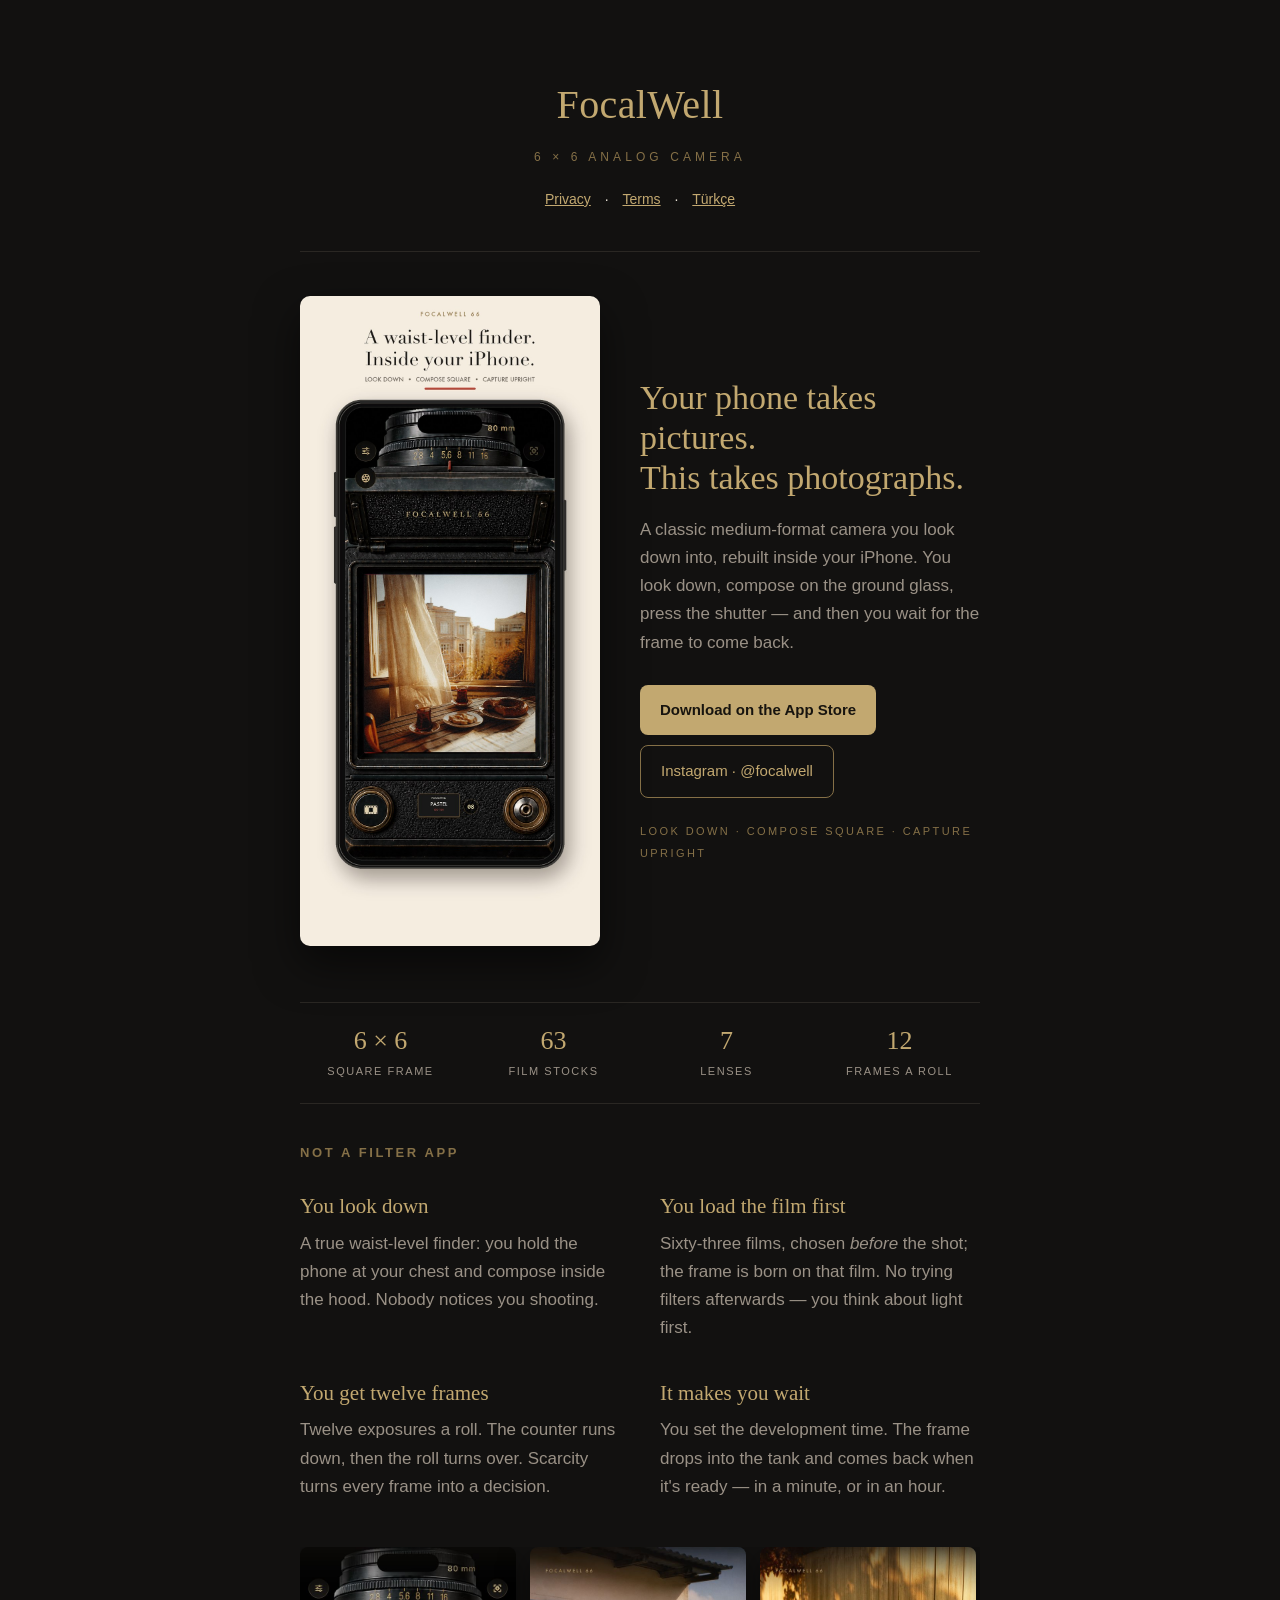
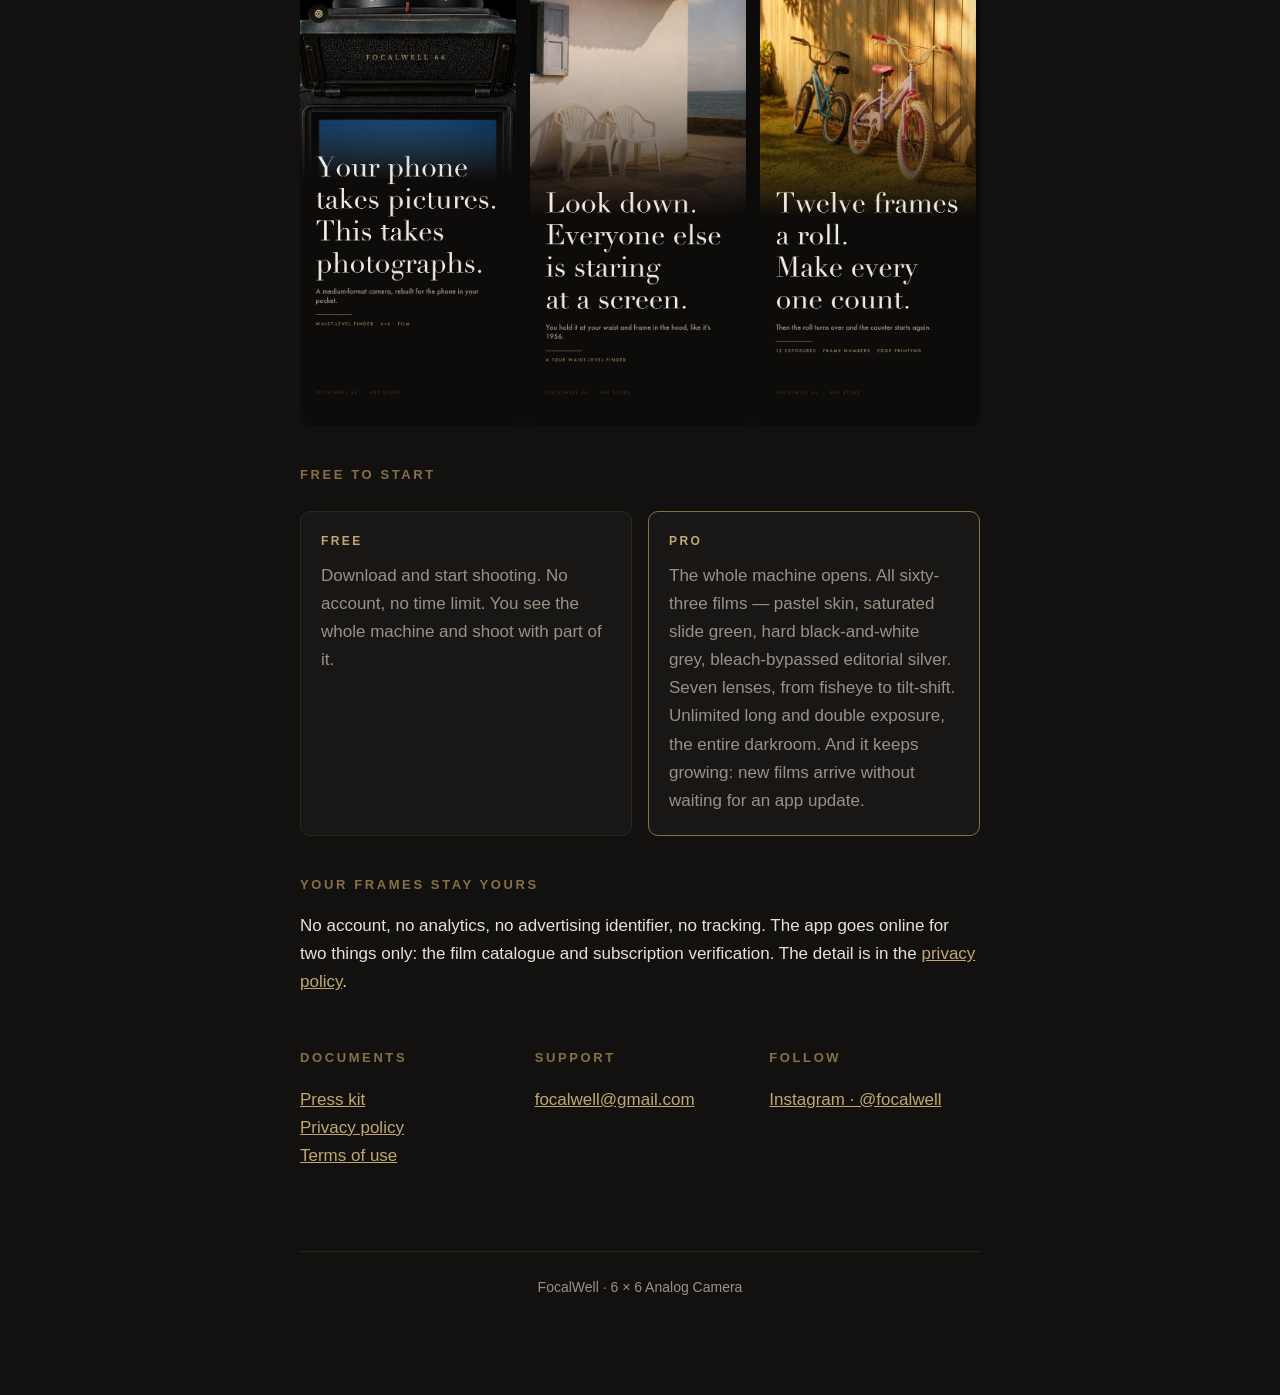
<file: index.html>
<!doctype html>
<html lang="tr">
<head>
<meta charset="utf-8">
<meta name="viewport" content="width=device-width, initial-scale=1">
<title>FocalWell 66 — Orta format, cebinizde</title>
<meta name="description" content="Bel hizası vizörü olan bir orta format kamera, iPhone'da. 6×6 kare, 63 film, rulo başına 12 kare ve beklemeye değer bir banyo.">
<meta property="og:title" content="FocalWell 66">
<meta property="og:description" content="Telefonun resim çeker. Bu, fotoğraf yapar.">
<meta property="og:image" content="https://focalwell.github.io/hero-waist-level.jpg">
<meta property="og:url" content="https://focalwell.github.io/">
<meta property="og:type" content="website">
<meta name="twitter:card" content="summary_large_image">
<link rel="stylesheet" href="ortak.css?v=7">
</head>
<body data-lang="tr">
<div class="wrap">

<header>
  <div class="mark">FocalWell</div>
  <div class="sub">6 × 6 Analog Camera</div>
  <nav>
    <a href="gizlilik.html"><span lang="tr">Gizlilik</span><span lang="en">Privacy</span></a> ·
    <a href="kosullar.html"><span lang="tr">Koşullar</span><span lang="en">Terms</span></a> ·
    <button type="button" id="lang" class="langbtn" aria-label="Dil / Language">
      <span lang="tr">English</span><span lang="en">Türkçe</span>
    </button>
  </nav>
</header>

<!-- ——— Kahraman ——— -->
<section class="hero">
  <div class="hero-copy">
    <h1 lang="tr">Telefonun resim çeker.<br>Bu, fotoğraf yapar.</h1>
    <h1 lang="en">Your phone takes pictures.<br>This takes photographs.</h1>
    <p class="hero-lede" lang="tr">Bel hizasından bakılan klasik bir orta format makine,
      iPhone'un içinde. Aşağı bakarsın, kareyi matlı camda kurarsın, deklanşöre
      basarsın — ve kare hazır olana kadar beklersin.</p>
    <p class="hero-lede" lang="en">A classic medium-format camera you look down into,
      rebuilt inside your iPhone. You look down, compose on the ground glass,
      press the shutter — and then you wait for the frame to come back.</p>

    <p class="cta-row">
      <a class="cta" href="https://apps.apple.com/app/id6806086933">
        <span lang="tr">App Store'dan indir</span>
        <span lang="en">Download on the App Store</span>
      </a>
      <a class="cta cta-ghost" href="https://instagram.com/focalwell" rel="me">Instagram · @focalwell</a>
    </p>
    <p class="caption">
      <span lang="tr">Aşağı bak · kareyi kur · dik çek</span>
      <span lang="en">Look down · compose square · capture upright</span>
    </p>
  </div>
  <figure>
    <img src="hero-waist-level.jpg" width="900" height="1951" fetchpriority="high"
         alt="FocalWell 66: iPhone'un içinde bel hizası vizör. Matlı camda pencere kenarında iki bardak çay ve simit; altta film penceresinde PASTEL ISO 160.">
  </figure>
</section>

<!-- ——— Sayılar ——— -->
<ul class="facts">
  <li><b>6 × 6</b><span lang="tr">kare kadraj</span><span lang="en">square frame</span></li>
  <li><b>63</b><span lang="tr">film</span><span lang="en">film stocks</span></li>
  <li><b>7</b><span lang="tr">objektif</span><span lang="en">lenses</span></li>
  <li><b>12</b><span lang="tr">kare / rulo</span><span lang="en">frames a roll</span></li>
</ul>

<!-- ——— Fark ——— -->
<h2 lang="tr">Filtre uygulaması değil</h2>
<h2 lang="en">Not a filter app</h2>

<div class="ladder">
  <div>
    <h3 lang="tr">Aşağı bakarsın</h3>
    <h3 lang="en">You look down</h3>
    <p lang="tr">Gerçek bir bel hizası vizörü: telefonu göğsünde tutar, kadrajı
      körüğün içinde kurarsın. Kimse sana baktığını anlamaz.</p>
    <p lang="en">A true waist-level finder: you hold the phone at your chest and
      compose inside the hood. Nobody notices you shooting.</p>
  </div>
  <div>
    <h3 lang="tr">Filmi önce takarsın</h3>
    <h3 lang="en">You load the film first</h3>
    <p lang="tr">Altmış üç film, çekimden <i>önce</i> seçilir; kare o filmle
      doğar. Sonradan filtre denemek yok — ışığı önceden düşünmek var.</p>
    <p lang="en">Sixty-three films, chosen <i>before</i> the shot; the frame is
      born on that film. No trying filters afterwards — you think about light first.</p>
  </div>
  <div>
    <h3 lang="tr">On iki karen var</h3>
    <h3 lang="en">You get twelve frames</h3>
    <p lang="tr">Rulo başına on iki poz. Sayaç geri sayar, sonra rulo devrilir.
      Kıtlık her kareyi bir karar hâline getirir.</p>
    <p lang="en">Twelve exposures a roll. The counter runs down, then the roll turns
      over. Scarcity turns every frame into a decision.</p>
  </div>
  <div>
    <h3 lang="tr">Seni bekletir</h3>
    <h3 lang="en">It makes you wait</h3>
    <p lang="tr">Banyo süresini sen seçersin. Kare tanka düşer ve hazır olduğunda
      döner — bir dakika sonra da olabilir, bir saat sonra da.</p>
    <p lang="en">You set the development time. The frame drops into the tank and comes
      back when it's ready — in a minute, or in an hour.</p>
  </div>
</div>

<!-- ——— Kartlar ——— -->
<div class="cards" aria-label="FocalWell 66">
  <img src="kart-tr-1.jpg" lang="tr" loading="lazy" width="560" height="1217" alt="Telefonun resim çeker. Bu, fotoğraf yapar.">
  <img src="kart-tr-2.jpg" lang="tr" loading="lazy" width="560" height="1217" alt="Aşağı bak. Herkes ekrana bakıyor.">
  <img src="kart-tr-3.jpg" lang="tr" loading="lazy" width="560" height="1217" alt="Ruloda on iki kare. Hepsi sayılsın.">
  <img src="kart-tr-4.jpg" lang="tr" loading="lazy" width="560" height="1217" alt="Karenin modası hiç geçmedi.">
  <img src="kart-en-1.jpg" lang="en" loading="lazy" width="560" height="1217" alt="Your phone takes pictures. This takes photographs.">
  <img src="kart-en-2.jpg" lang="en" loading="lazy" width="560" height="1217" alt="Look down. Everyone else is staring at a screen.">
  <img src="kart-en-3.jpg" lang="en" loading="lazy" width="560" height="1217" alt="Twelve frames a roll. Make every one count.">
  <img src="kart-en-4.jpg" lang="en" loading="lazy" width="560" height="1217" alt="The square never went out of style.">
</div>

<!-- ——— Fiyat ——— -->
<h2 lang="tr">Ücretsiz başlar</h2>
<h2 lang="en">Free to start</h2>

<div class="tiers">
  <div class="tier">
    <div class="tier-name" lang="tr">Ücretsiz</div>
    <div class="tier-name" lang="en">Free</div>
    <p lang="tr">İndir ve çekmeye başla. Hesap yok, süre sınırı yok. Makinenin
      tamamını görür, bir kısmını kullanırsın.</p>
    <p lang="en">Download and start shooting. No account, no time limit. You see the
      whole machine and shoot with part of it.</p>
  </div>
  <div class="tier tier-pro">
    <div class="tier-name">Pro</div>
    <p lang="tr">Makinenin tamamı açılır. Altmış üç filmin hepsi — pastel tenler,
      doygun slayt yeşili, sert siyah-beyaz grisi, ağartması atlanmış editoryal
      gümüş. Yedi cam: balık gözünden kaydırmalıya. Sınırsız uzun pozlama ve çift
      pozlama, karanlık odanın hepsi. Ve durmuyor: yeni filmler güncelleme
      beklemeden makinene iner.</p>
    <p lang="en">The whole machine opens. All sixty-three films — pastel skin,
      saturated slide green, hard black-and-white grey, bleach-bypassed editorial
      silver. Seven lenses, from fisheye to tilt-shift. Unlimited long and double
      exposure, the entire darkroom. And it keeps growing: new films arrive without
      waiting for an app update.</p>
  </div>
</div>

<!-- ——— Gizlilik ——— -->
<h2 lang="tr">Kareleriniz sizde kalır</h2>
<h2 lang="en">Your frames stay yours</h2>
<p lang="tr">Hesap yok, analitik yok, reklam kimliği yok, izleme yok. Uygulama
internete yalnızca iki şey için çıkar: film kataloğu ve abonelik doğrulaması.
Ayrıntısı <a href="gizlilik.html">gizlilik politikasında</a>.</p>
<p lang="en">No account, no analytics, no advertising identifier, no tracking. The
app goes online for two things only: the film catalogue and subscription
verification. The detail is in the <a href="gizlilik.html">privacy policy</a>.</p>

<!-- ——— Künye ——— -->
<div class="colophon">
  <div>
    <h2 lang="tr">Belgeler</h2>
    <h2 lang="en">Documents</h2>
    <p>
      <a href="basin.html"><span lang="tr">Basın kiti</span><span lang="en">Press kit</span></a><br>
      <a href="gizlilik.html"><span lang="tr">Gizlilik politikası</span><span lang="en">Privacy policy</span></a><br>
      <a href="kosullar.html"><span lang="tr">Kullanım koşulları</span><span lang="en">Terms of use</span></a>
    </p>
  </div>
  <div>
    <h2 lang="tr">Destek</h2>
    <h2 lang="en">Support</h2>
    <p><a href="mailto:focalwell@gmail.com">focalwell@gmail.com</a></p>
  </div>
  <div>
    <h2 lang="tr">Takip</h2>
    <h2 lang="en">Follow</h2>
    <p><a href="https://instagram.com/focalwell" rel="me">Instagram · @focalwell</a></p>
  </div>
</div>

<footer>FocalWell · 6 × 6 Analog Camera</footer>

</div>

<script>
// Dil: kayıtlı tercih > tarayıcı dili > Türkçe. JS kapalıysa sayfa Türkçe kalır.
(function () {
  var body = document.body, btn = document.getElementById("lang");
  function set(l) {
    body.dataset.lang = l;
    document.documentElement.lang = l;
    try { localStorage.setItem("fw-lang", l); } catch (e) {}
  }
  var saved = null;
  try { saved = localStorage.getItem("fw-lang"); } catch (e) {}
  set(saved || ((navigator.language || "tr").toLowerCase().indexOf("tr") === 0 ? "tr" : "en"));
  btn.addEventListener("click", function () {
    set(body.dataset.lang === "tr" ? "en" : "tr");
  });
})();
</script>
</body>
</html>
</file>
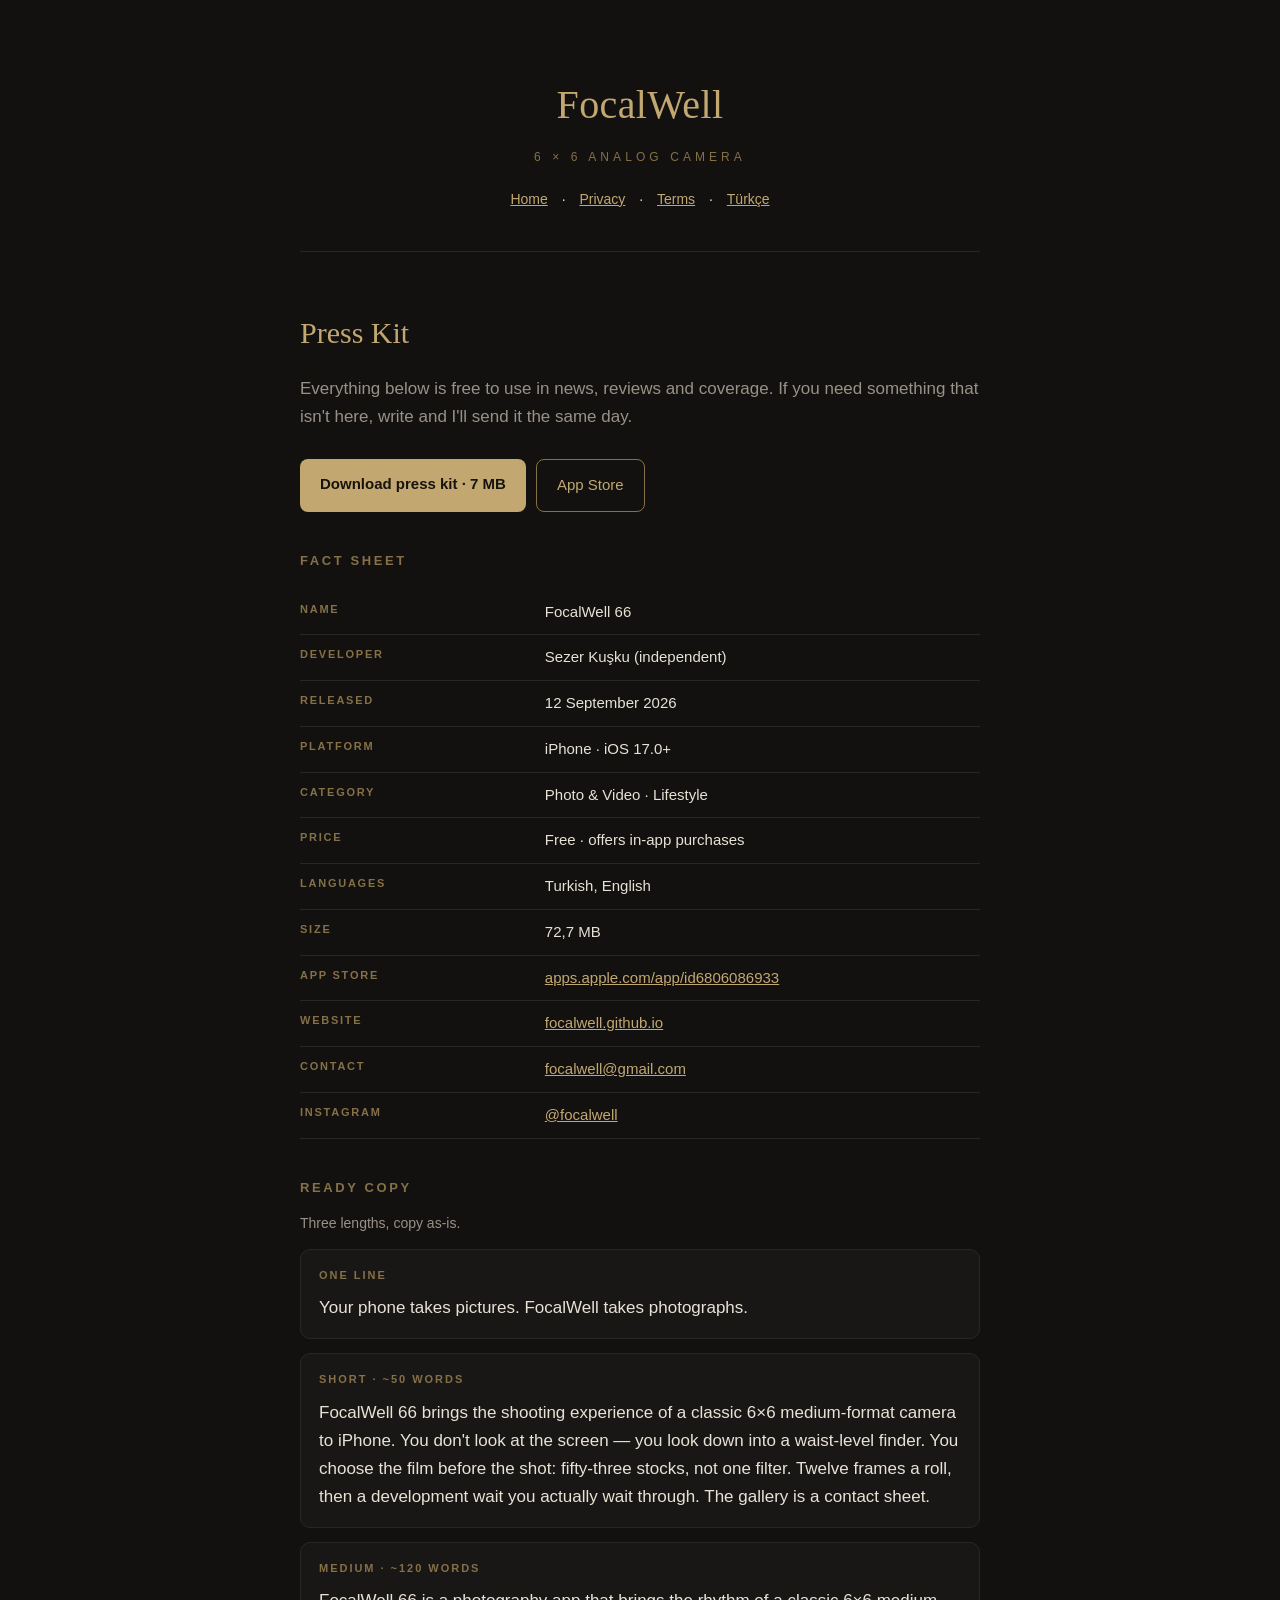
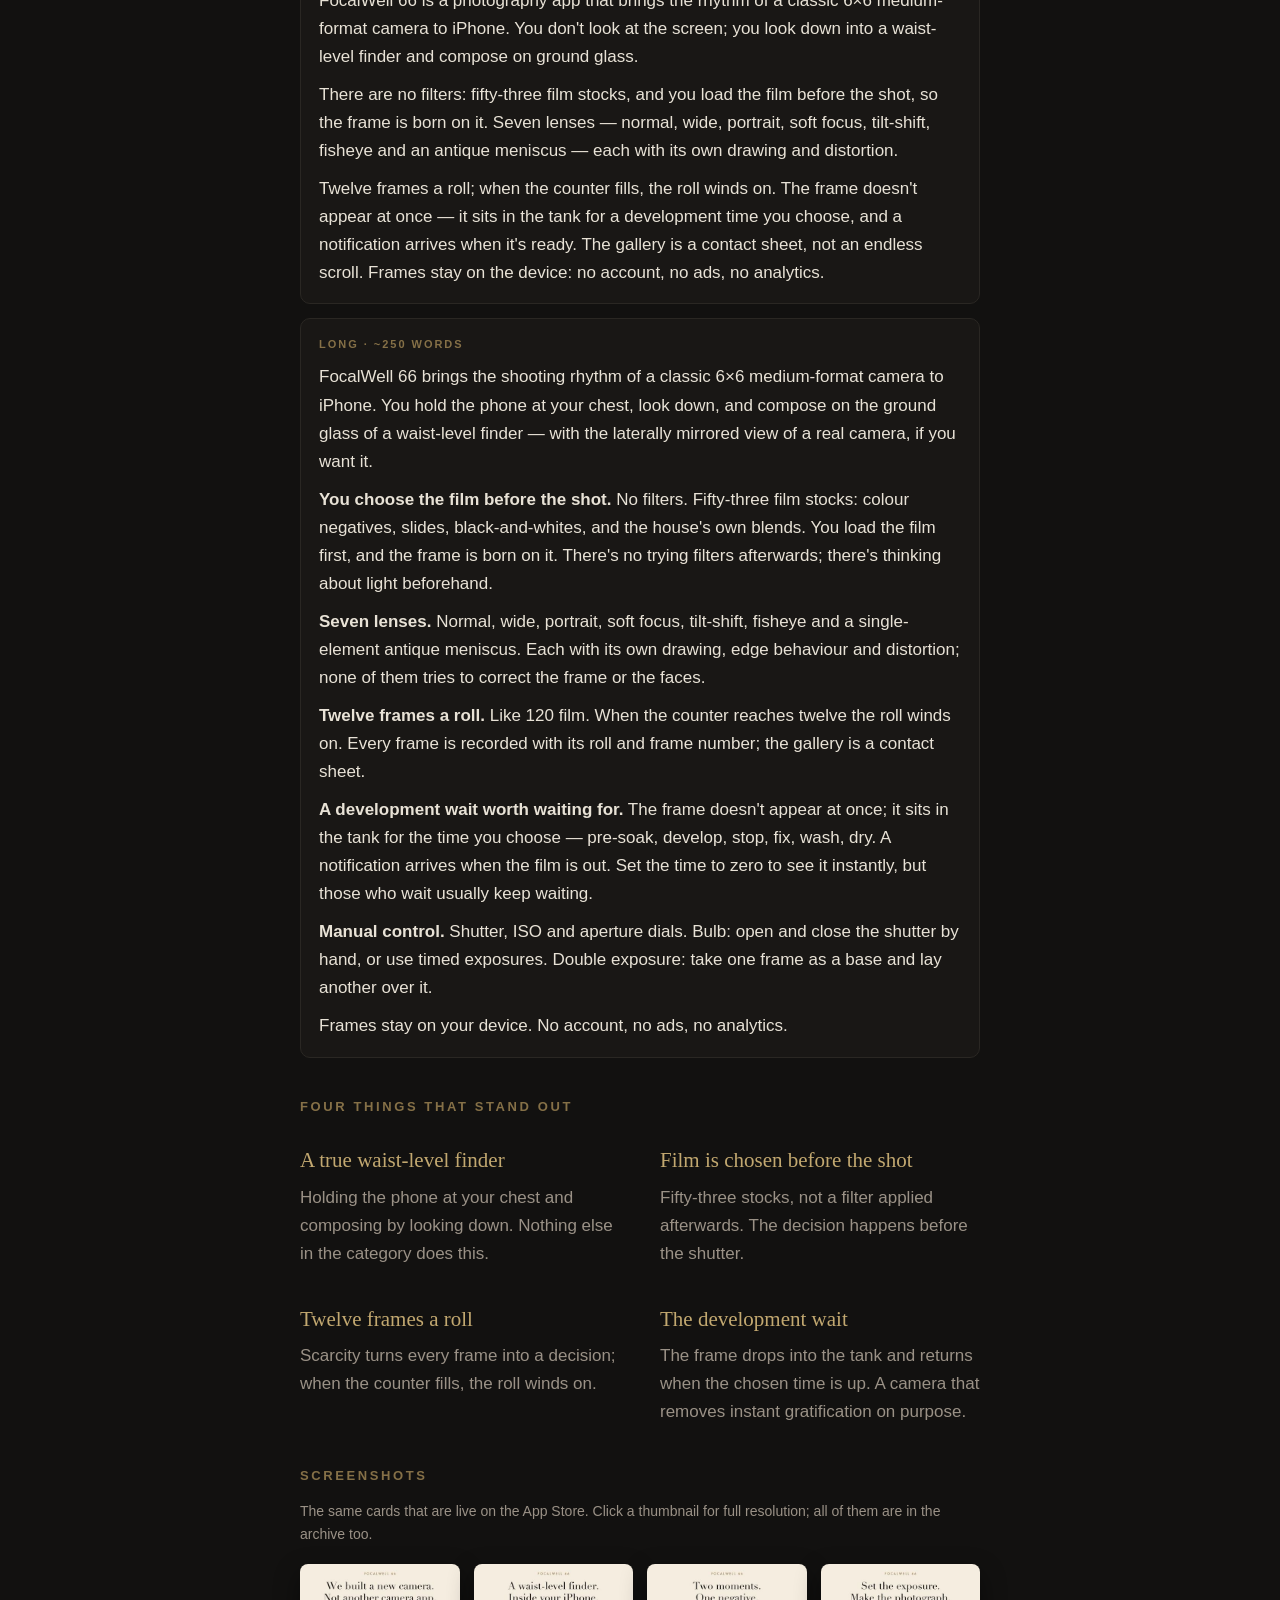
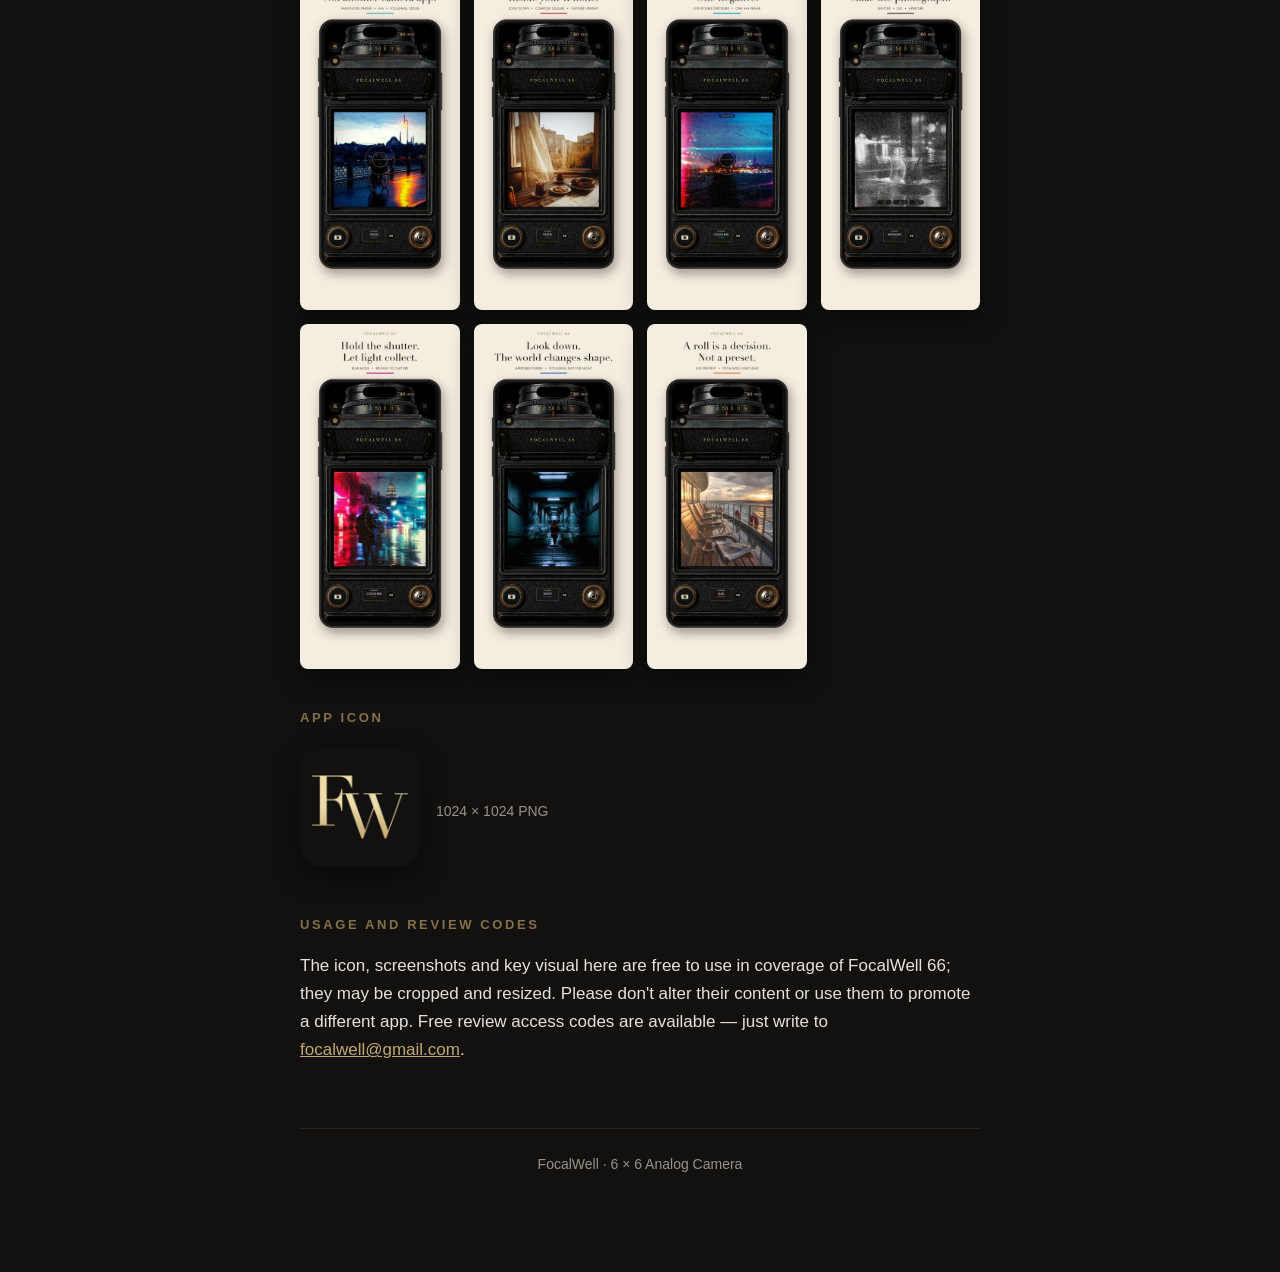
<file: basin.html>
<!doctype html>
<html lang="tr">
<head>
<meta charset="utf-8">
<meta name="viewport" content="width=device-width, initial-scale=1">
<title>FocalWell 66 — Basın Kiti</title>
<meta name="description" content="FocalWell 66 basın kiti: künye, açıklama metinleri, ekran görüntüleri, simge ve indirilebilir arşiv.">
<meta name="robots" content="index, follow">
<link rel="stylesheet" href="ortak.css?v=7">
</head>
<body data-lang="tr">
<div class="wrap">

<header>
  <div class="mark">FocalWell</div>
  <div class="sub">6 × 6 Analog Camera</div>
  <nav>
    <a href="index.html"><span lang="tr">Ana sayfa</span><span lang="en">Home</span></a> ·
    <a href="gizlilik.html"><span lang="tr">Gizlilik</span><span lang="en">Privacy</span></a> ·
    <a href="kosullar.html"><span lang="tr">Koşullar</span><span lang="en">Terms</span></a> ·
    <button type="button" id="lang" class="langbtn" aria-label="Dil / Language">
      <span lang="tr">English</span><span lang="en">Türkçe</span>
    </button>
  </nav>
</header>

<h1 lang="tr">Basın Kiti</h1>
<h1 lang="en">Press Kit</h1>

<p class="hero-lede" lang="tr">Aşağıdaki her şey haber, inceleme ve tanıtım
içeriklerinde serbestçe kullanılabilir. Başka bir şeye ihtiyacınız olursa yazın,
aynı gün gönderirim.</p>
<p class="hero-lede" lang="en">Everything below is free to use in news, reviews
and coverage. If you need something that isn't here, write and I'll send it the
same day.</p>

<p class="cta-row">
  <a class="cta" href="basin/focalwell66-basin-kiti.zip" download>
    <span lang="tr">Basın kitini indir · 7 MB</span>
    <span lang="en">Download press kit · 7 MB</span>
  </a>
  <a class="cta cta-ghost" href="https://apps.apple.com/app/id6806086933">App Store</a>
</p>

<!-- ——— Künye ——— -->
<h2 lang="tr">Künye</h2>
<h2 lang="en">Fact sheet</h2>

<table class="kunye">
  <tr><th lang="tr">Ad</th><th lang="en">Name</th><td>FocalWell 66</td></tr>
  <tr><th lang="tr">Geliştirici</th><th lang="en">Developer</th>
      <td>Sezer Kuşku <span lang="tr">(bağımsız)</span><span lang="en">(independent)</span></td></tr>
  <tr><th lang="tr">Çıkış</th><th lang="en">Released</th>
      <td><span lang="tr">12 Eylül 2026</span><span lang="en">12 September 2026</span></td></tr>
  <tr><th lang="tr">Platform</th><th lang="en">Platform</th><td>iPhone · iOS 17.0+</td></tr>
  <tr><th lang="tr">Kategori</th><th lang="en">Category</th>
      <td><span lang="tr">Fotoğraf ve Video · Yaşam Tarzı</span><span lang="en">Photo &amp; Video · Lifestyle</span></td></tr>
  <tr><th lang="tr">Fiyat</th><th lang="en">Price</th>
      <td><span lang="tr">Ücretsiz · uygulama içi satın alma</span><span lang="en">Free · offers in-app purchases</span></td></tr>
  <tr><th lang="tr">Diller</th><th lang="en">Languages</th>
      <td><span lang="tr">Türkçe, İngilizce</span><span lang="en">Turkish, English</span></td></tr>
  <tr><th lang="tr">Boyut</th><th lang="en">Size</th><td>72,7 MB</td></tr>
  <tr><th>App Store</th>
      <td><a href="https://apps.apple.com/app/id6806086933">apps.apple.com/app/id6806086933</a></td></tr>
  <tr><th lang="tr">Site</th><th lang="en">Website</th>
      <td><a href="https://focalwell.github.io">focalwell.github.io</a></td></tr>
  <tr><th lang="tr">İletişim</th><th lang="en">Contact</th>
      <td><a href="mailto:focalwell@gmail.com">focalwell@gmail.com</a></td></tr>
  <tr><th>Instagram</th>
      <td><a href="https://instagram.com/focalwell" rel="me">@focalwell</a></td></tr>
</table>

<!-- ——— Metinler ——— -->
<h2 lang="tr">Hazır metinler</h2>
<h2 lang="en">Ready copy</h2>

<p class="kopya-not" lang="tr">Üç boyda, olduğu gibi kopyalanabilir.</p>
<p class="kopya-not" lang="en">Three lengths, copy as-is.</p>

<div class="kopya" lang="tr">
  <div class="kopya-basi">Tek cümle</div>
  <p>Telefonunuz fotoğraf çeker. FocalWell fotoğraf yapar.</p>
</div>
<div class="kopya" lang="en">
  <div class="kopya-basi">One line</div>
  <p>Your phone takes pictures. FocalWell takes photographs.</p>
</div>

<div class="kopya" lang="tr">
  <div class="kopya-basi">Kısa · ~50 kelime</div>
  <p>FocalWell 66, klasik 6×6 orta format kameraların çekim deneyimini iPhone'a
  taşıyor. Ekrana değil, bel hizasındaki vizöre aşağı bakarsınız. Filmi çekimden
  önce seçersiniz — elli üç stok, tek bir filtre yok. Rulo başına on iki kare,
  ardından beklemeniz gereken gerçek bir banyo. Galeri bir kontakt tabaka.</p>
</div>
<div class="kopya" lang="en">
  <div class="kopya-basi">Short · ~50 words</div>
  <p>FocalWell 66 brings the shooting experience of a classic 6×6 medium-format
  camera to iPhone. You don't look at the screen — you look down into a
  waist-level finder. You choose the film before the shot: fifty-three stocks,
  not one filter. Twelve frames a roll, then a development wait you actually
  wait through. The gallery is a contact sheet.</p>
</div>

<div class="kopya" lang="tr">
  <div class="kopya-basi">Orta · ~120 kelime</div>
  <p>FocalWell 66, klasik 6×6 orta format kameraların ritmini iPhone'a taşıyan
  bir fotoğraf uygulaması. Ekrana bakmazsınız; aşağı, bel hizasındaki vizöre
  bakar, kareyi matlı camda kurarsınız.</p>
  <p>Filtre yok: elli üç film stoğu var ve filmi çekimden önce takarsınız, kare o
  filmle doğar. Yedi objektif — normal, geniş açı, portre, yumuşak odak,
  kaydırmalı, balık gözü ve antika menisk — her biri kendi çizimi ve bozulmasıyla
  gelir.</p>
  <p>Rulo başına on iki kare; sayaç dolunca rulo sarılır. Kare hemen belirmez,
  seçtiğiniz süre boyunca tankta durur ve hazır olunca bildirim gelir. Galeriniz
  sonsuz bir kaydırma listesi değil, bir kontakt tabakadır. Kareler cihazda
  kalır: hesap yok, reklam yok, analitik yok.</p>
</div>
<div class="kopya" lang="en">
  <div class="kopya-basi">Medium · ~120 words</div>
  <p>FocalWell 66 is a photography app that brings the rhythm of a classic 6×6
  medium-format camera to iPhone. You don't look at the screen; you look down
  into a waist-level finder and compose on ground glass.</p>
  <p>There are no filters: fifty-three film stocks, and you load the film before
  the shot, so the frame is born on it. Seven lenses — normal, wide, portrait,
  soft focus, tilt-shift, fisheye and an antique meniscus — each with its own
  drawing and distortion.</p>
  <p>Twelve frames a roll; when the counter fills, the roll winds on. The frame
  doesn't appear at once — it sits in the tank for a development time you choose,
  and a notification arrives when it's ready. The gallery is a contact sheet, not
  an endless scroll. Frames stay on the device: no account, no ads, no
  analytics.</p>
</div>

<div class="kopya" lang="tr">
  <div class="kopya-basi">Uzun · ~250 kelime</div>
  <p>FocalWell 66, klasik 6×6 orta format kameraların çekim ritmini iPhone'a
  taşıyor. Telefonu göğüs hizasında tutar, aşağı bakar, kareyi bel hizasındaki
  vizörün matlı camında kurarsınız — isterseniz gerçek makinelerdeki gibi yanal
  aynalı görüntüyle.</p>
  <p><b>Filmi çekmeden önce seçersiniz.</b> Filtre yok. Elli üç film stoğu var:
  renkli negatifler, slaytlar, siyah-beyazlar ve evin kendi harmanları. Filmi
  çekimden önce takarsınız, kare o filmle doğar. Sonradan "filtre denemek"
  yoktur; ışığı önceden düşünmek vardır.</p>
  <p><b>Yedi objektif.</b> Normal, geniş açı, portre, yumuşak odak, kaydırmalı,
  balık gözü ve tek mercekli antika menisk. Her biri kendi çizimi, kendi kenar
  davranışı ve kendi bozulmasıyla; ne kadrajı ne yüzleri düzeltmeye çalışır.</p>
  <p><b>Rulo başına on iki kare.</b> 120 filmdeki gibi. Sayaç on ikiye gelince
  rulo sarılır. Her kare rulo ve kare numarasıyla kayda geçer; galeriniz bir
  kontakt tabakadır.</p>
  <p><b>Beklemeye değer bir banyo.</b> Kare hemen belirmez; seçtiğiniz süre
  boyunca tankta durur — ön ıslatma, banyo, durdurma, sabitleme, yıkama, kurutma.
  Film çıktığında bildirim gelir. Anında görmek isterseniz süreyi sıfıra
  alırsınız, ama bekleyenler çoğunlukla beklemeye devam eder.</p>
  <p><b>Elle kumanda.</b> Enstantane, ISO ve diyafram kadranları. Bulb: perdeyi
  deklanşörle açıp kapatın ya da süreli pozlar kullanın. Çift pozlama: bir kareyi
  taban alın, üstüne yenisini bindirin.</p>
  <p>Kareler cihazınızda kalır. Hesap yok, reklam yok, analitik yok.</p>
</div>
<div class="kopya" lang="en">
  <div class="kopya-basi">Long · ~250 words</div>
  <p>FocalWell 66 brings the shooting rhythm of a classic 6×6 medium-format
  camera to iPhone. You hold the phone at your chest, look down, and compose on
  the ground glass of a waist-level finder — with the laterally mirrored view of
  a real camera, if you want it.</p>
  <p><b>You choose the film before the shot.</b> No filters. Fifty-three film
  stocks: colour negatives, slides, black-and-whites, and the house's own blends.
  You load the film first, and the frame is born on it. There's no trying filters
  afterwards; there's thinking about light beforehand.</p>
  <p><b>Seven lenses.</b> Normal, wide, portrait, soft focus, tilt-shift, fisheye
  and a single-element antique meniscus. Each with its own drawing, edge
  behaviour and distortion; none of them tries to correct the frame or the
  faces.</p>
  <p><b>Twelve frames a roll.</b> Like 120 film. When the counter reaches twelve
  the roll winds on. Every frame is recorded with its roll and frame number; the
  gallery is a contact sheet.</p>
  <p><b>A development wait worth waiting for.</b> The frame doesn't appear at
  once; it sits in the tank for the time you choose — pre-soak, develop, stop,
  fix, wash, dry. A notification arrives when the film is out. Set the time to
  zero to see it instantly, but those who wait usually keep waiting.</p>
  <p><b>Manual control.</b> Shutter, ISO and aperture dials. Bulb: open and close
  the shutter by hand, or use timed exposures. Double exposure: take one frame as
  a base and lay another over it.</p>
  <p>Frames stay on your device. No account, no ads, no analytics.</p>
</div>

<!-- ——— Fark ——— -->
<h2 lang="tr">Öne çıkan dört şey</h2>
<h2 lang="en">Four things that stand out</h2>

<div class="ladder">
  <div>
    <h3 lang="tr">Gerçek bir bel hizası vizörü</h3>
    <h3 lang="en">A true waist-level finder</h3>
    <p lang="tr">Telefonu göğüste tutup aşağı bakarak kadraj kurmak. Kategoride
      başka örneği yok.</p>
    <p lang="en">Holding the phone at your chest and composing by looking down.
      Nothing else in the category does this.</p>
  </div>
  <div>
    <h3 lang="tr">Film çekimden önce seçilir</h3>
    <h3 lang="en">Film is chosen before the shot</h3>
    <p lang="tr">Elli üç stok, sonradan uygulanan bir filtre değil. Karar
      çekimden önce veriliyor.</p>
    <p lang="en">Fifty-three stocks, not a filter applied afterwards. The
      decision happens before the shutter.</p>
  </div>
  <div>
    <h3 lang="tr">Rulo başına on iki kare</h3>
    <h3 lang="en">Twelve frames a roll</h3>
    <p lang="tr">Kıtlık her kareyi bir karar hâline getiriyor; sayaç dolunca
      rulo sarılıyor.</p>
    <p lang="en">Scarcity turns every frame into a decision; when the counter
      fills, the roll winds on.</p>
  </div>
  <div>
    <h3 lang="tr">Banyo beklemesi</h3>
    <h3 lang="en">The development wait</h3>
    <p lang="tr">Kare tanka düşüyor ve seçilen süre dolunca geliyor. Anlık
      tatminin bilerek kaldırıldığı bir kamera.</p>
    <p lang="en">The frame drops into the tank and returns when the chosen time
      is up. A camera that removes instant gratification on purpose.</p>
  </div>
</div>

<!-- ——— Görseller ——— -->
<h2 lang="tr">Ekran görüntüleri</h2>
<h2 lang="en">Screenshots</h2>

<p class="kopya-not" lang="tr">App Store'da duran kartların aynısı. Küçük
görsele tıklayınca tam çözünürlüğü açılır; hepsi arşivin içinde de var.</p>
<p class="kopya-not" lang="en">The same cards that are live on the App Store.
Click a thumbnail for full resolution; all of them are in the archive too.</p>

<div class="galeri" lang="tr" id="galeri-tr"></div>
<div class="galeri" lang="en" id="galeri-en"></div>

<h2 lang="tr">Simge</h2>
<h2 lang="en">App icon</h2>
<p class="ikon-satir">
  <a href="basin/ikon/focalwell66-ikon-1024.png">
    <img src="basin/ikon/focalwell66-ikon-1024.png" width="120" height="120"
         alt="FocalWell 66 uygulama simgesi" loading="lazy">
  </a>
  <span lang="tr">1024 × 1024 PNG</span><span lang="en">1024 × 1024 PNG</span>
</p>

<!-- ——— Haklar ——— -->
<h2 lang="tr">Kullanım ve inceleme kodu</h2>
<h2 lang="en">Usage and review codes</h2>
<p lang="tr">Buradaki simge, ekran görüntüleri ve anahtar görsel FocalWell 66
hakkındaki içeriklerde serbestçe kullanılabilir; kırpılabilir ve yeniden
boyutlandırılabilir. İçeriği değiştirilmemeli, başka bir uygulamanın tanıtımında
kullanılmamalıdır. Basın için ücretsiz erişim kodu verilebilir —
<a href="mailto:focalwell@gmail.com">focalwell@gmail.com</a> adresine yazmanız
yeterli.</p>
<p lang="en">The icon, screenshots and key visual here are free to use in
coverage of FocalWell 66; they may be cropped and resized. Please don't alter
their content or use them to promote a different app. Free review access codes
are available — just write to
<a href="mailto:focalwell@gmail.com">focalwell@gmail.com</a>.</p>

<footer>FocalWell · 6 × 6 Analog Camera</footer>

</div>

<script>
// Galeri: dosya adları Tools/make_press_kit.py ile üretiliyor, sıra vitrindeki sıra.
var SETLER = {
  tr: ["01-orta-format-iphone", "02-rengi-susturduk", "03-alti-alti-on-iki-poz",
       "04-manuel-pozlama", "05-cift-pozlama", "06-sinema-negatifi",
       "07-b-modu-uzun-pozlama", "08-her-isiga-baska-film"],
  en: ["01-we-built-a-new-camera", "02-waist-level-finder", "03-two-moments-one-negative",
       "04-set-the-exposure", "05-hold-the-shutter", "06-look-down",
       "07-a-roll-is-a-decision"]
};
Object.keys(SETLER).forEach(function (l) {
  var kap = document.getElementById("galeri-" + l);
  kap.innerHTML = SETLER[l].map(function (ad) {
    var t = "focalwell66-" + l + "-" + ad;
    return '<a href="basin/ekran/' + t + '.jpg">' +
           '<img src="basin/kucuk/' + t + '.jpg" loading="lazy" alt="' + ad.replace(/-/g, " ") + '"></a>';
  }).join("");
});

// Dil: kayıtlı tercih > tarayıcı dili > Türkçe.
(function () {
  var body = document.body, btn = document.getElementById("lang");
  function set(l) {
    body.dataset.lang = l;
    document.documentElement.lang = l;
    try { localStorage.setItem("fw-lang", l); } catch (e) {}
  }
  var saved = null;
  try { saved = localStorage.getItem("fw-lang"); } catch (e) {}
  set(saved || ((navigator.language || "tr").toLowerCase().indexOf("tr") === 0 ? "tr" : "en"));
  btn.addEventListener("click", function () {
    set(body.dataset.lang === "tr" ? "en" : "tr");
  });
})();
</script>
</body>
</html>
</file>
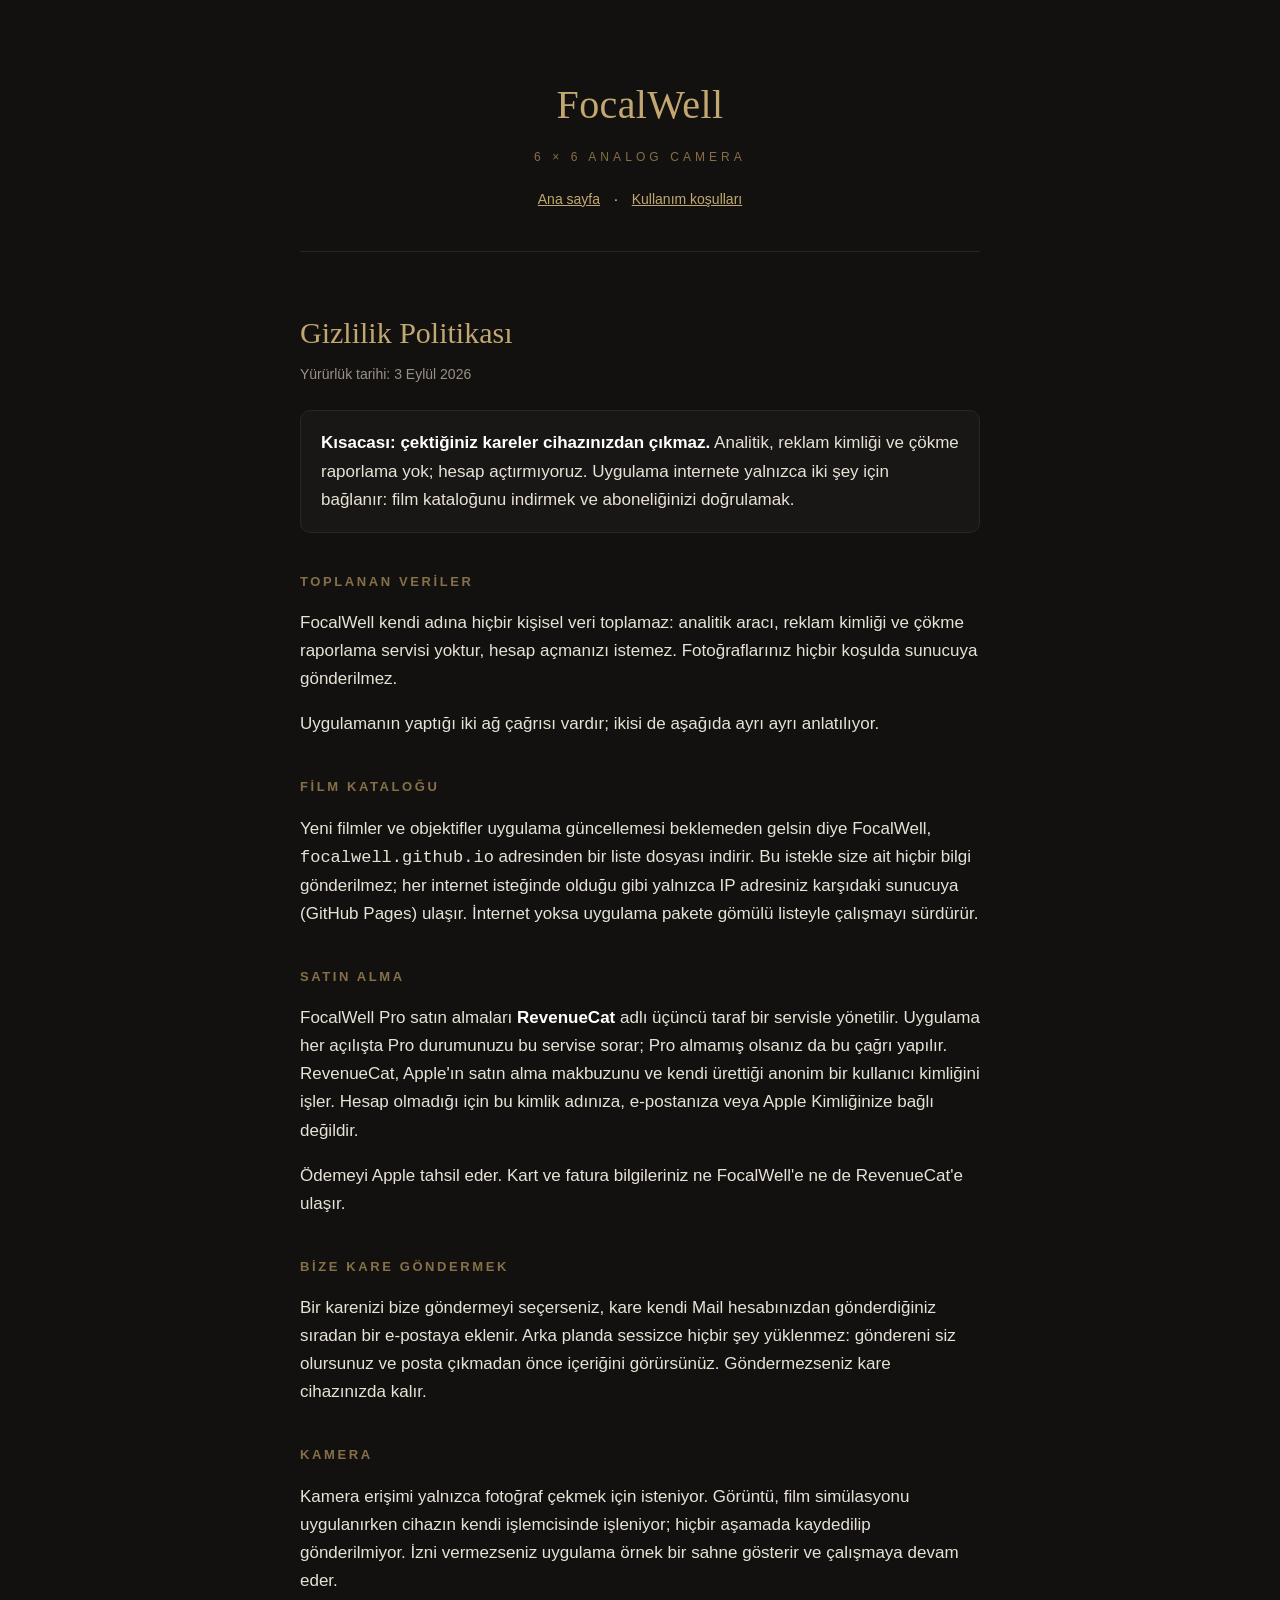
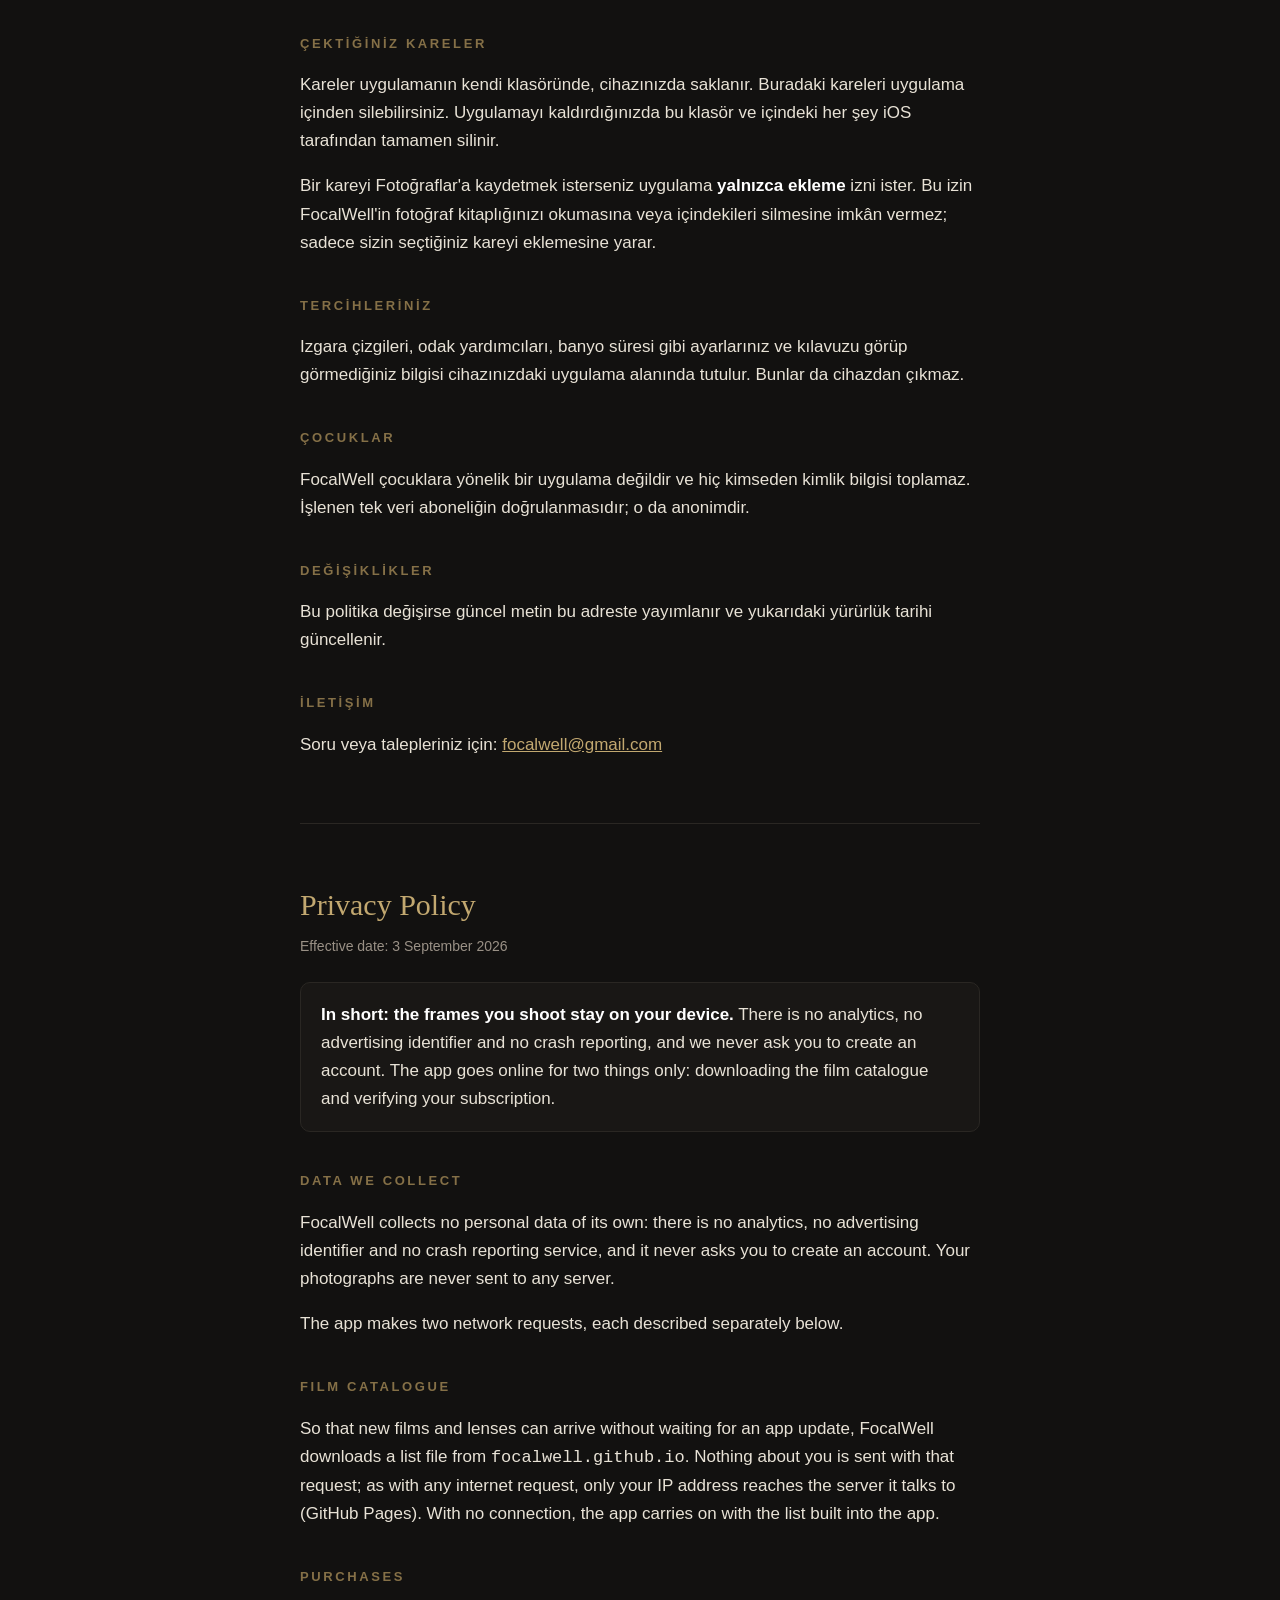
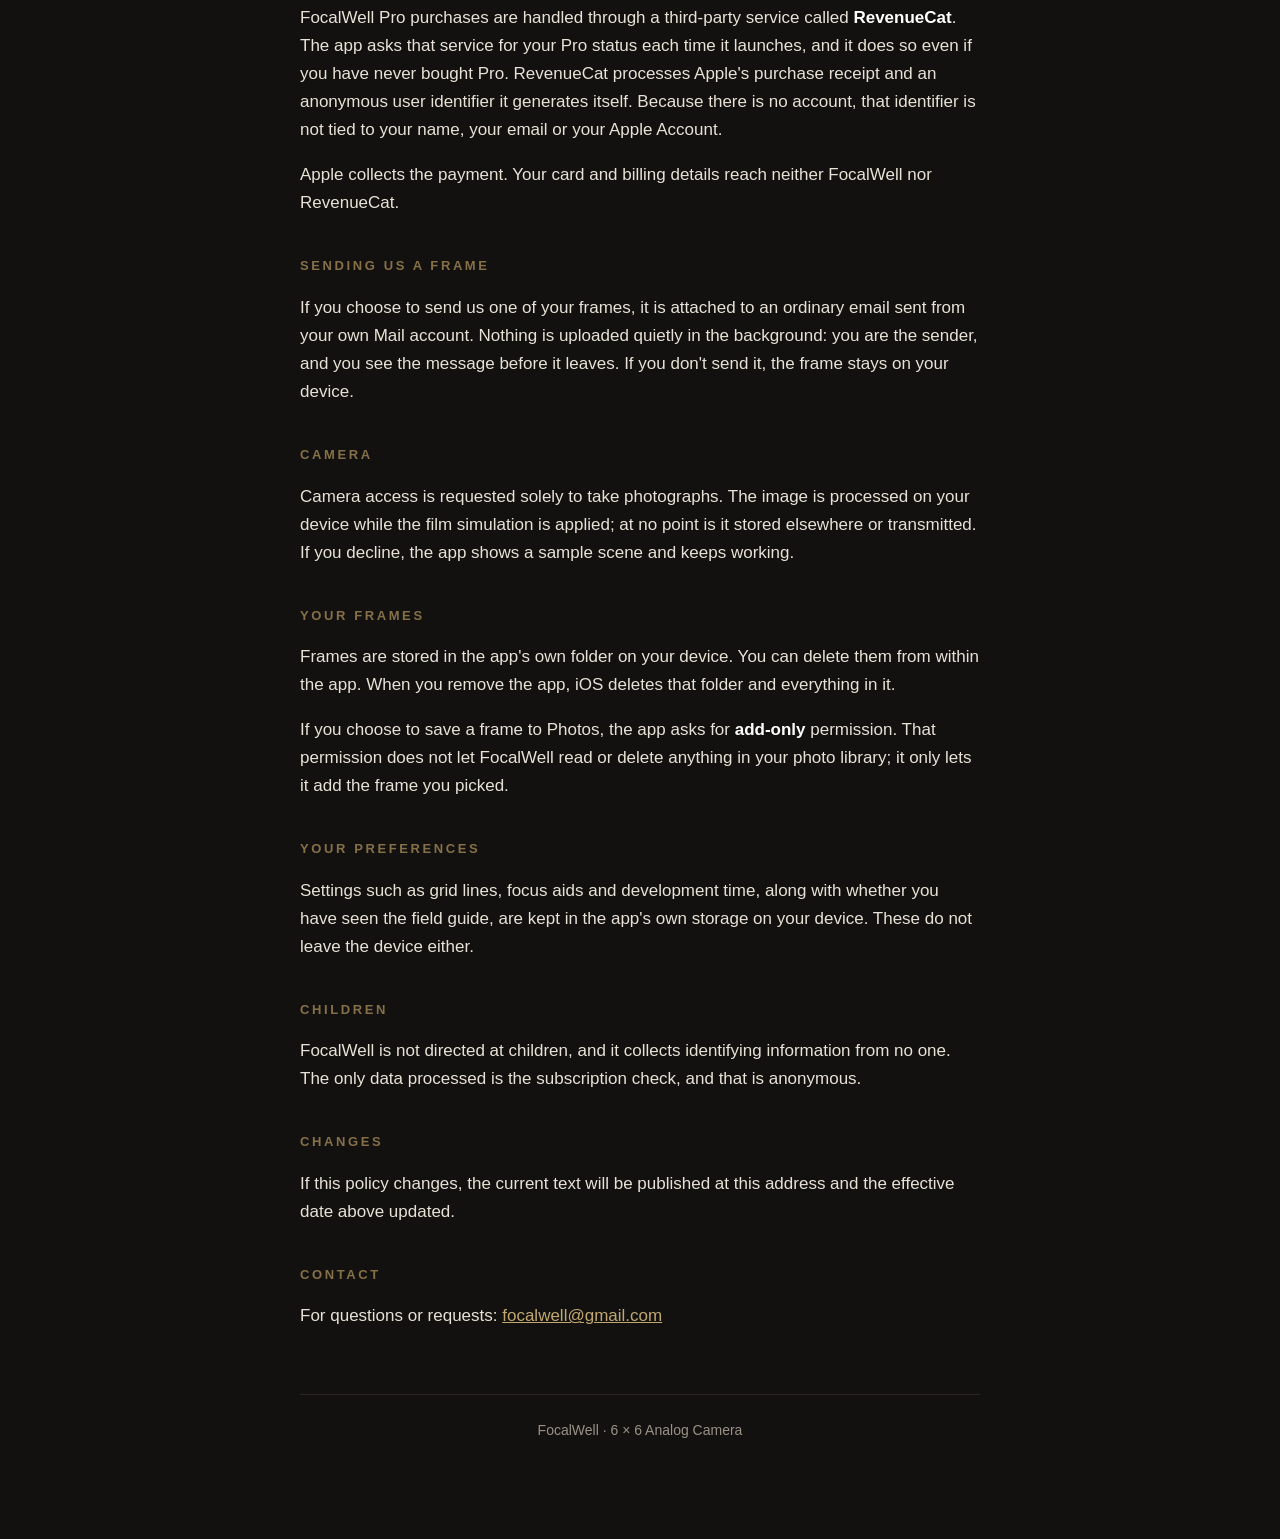
<file: gizlilik.html>
<!doctype html>
<html lang="tr">
<head>
<meta charset="utf-8">
<meta name="viewport" content="width=device-width, initial-scale=1">
<title>FocalWell — Gizlilik Politikası</title>
<link rel="stylesheet" href="ortak.css?v=6">
</head>
<body>
<div class="wrap">

<header>
  <div class="mark">FocalWell</div>
  <div class="sub">6 × 6 Analog Camera</div>
  <nav><a href="index.html">Ana sayfa</a> · <a href="kosullar.html">Kullanım koşulları</a></nav>
</header>

<h1>Gizlilik Politikası</h1>
<p class="date">Yürürlük tarihi: 3 Eylül 2026</p>

<div class="lede">
  <p style="margin:0"><strong>Kısacası: çektiğiniz kareler cihazınızdan çıkmaz.</strong>
  Analitik, reklam kimliği ve çökme raporlama yok; hesap açtırmıyoruz. Uygulama
  internete yalnızca iki şey için bağlanır: film kataloğunu indirmek ve
  aboneliğinizi doğrulamak.</p>
</div>

<h2>Toplanan veriler</h2>
<p>FocalWell kendi adına hiçbir kişisel veri toplamaz: analitik aracı, reklam
kimliği ve çökme raporlama servisi yoktur, hesap açmanızı istemez. Fotoğraflarınız
hiçbir koşulda sunucuya gönderilmez.</p>
<p>Uygulamanın yaptığı iki ağ çağrısı vardır; ikisi de aşağıda ayrı ayrı
anlatılıyor.</p>

<h2>Film kataloğu</h2>
<p>Yeni filmler ve objektifler uygulama güncellemesi beklemeden gelsin diye
FocalWell, <code>focalwell.github.io</code> adresinden bir liste dosyası indirir.
Bu istekle size ait hiçbir bilgi gönderilmez; her internet isteğinde olduğu gibi
yalnızca IP adresiniz karşıdaki sunucuya (GitHub Pages) ulaşır. İnternet yoksa
uygulama pakete gömülü listeyle çalışmayı sürdürür.</p>

<h2>Satın alma</h2>
<p>FocalWell Pro satın almaları <strong>RevenueCat</strong> adlı üçüncü taraf bir
servisle yönetilir. Uygulama her açılışta Pro durumunuzu bu servise sorar;
Pro almamış olsanız da bu çağrı yapılır. RevenueCat, Apple'ın satın alma
makbuzunu ve kendi ürettiği anonim bir kullanıcı kimliğini işler. Hesap
olmadığı için bu kimlik adınıza, e-postanıza veya Apple Kimliğinize bağlı
değildir.</p>
<p>Ödemeyi Apple tahsil eder. Kart ve fatura bilgileriniz ne FocalWell'e ne de
RevenueCat'e ulaşır.</p>

<h2>Bize kare göndermek</h2>
<p>Bir karenizi bize göndermeyi seçerseniz, kare kendi Mail hesabınızdan
gönderdiğiniz sıradan bir e-postaya eklenir. Arka planda sessizce hiçbir şey
yüklenmez: göndereni siz olursunuz ve posta çıkmadan önce içeriğini görürsünüz.
Göndermezseniz kare cihazınızda kalır.</p>

<h2>Kamera</h2>
<p>Kamera erişimi yalnızca fotoğraf çekmek için isteniyor. Görüntü, film
simülasyonu uygulanırken cihazın kendi işlemcisinde işleniyor; hiçbir aşamada
kaydedilip gönderilmiyor. İzni vermezseniz uygulama örnek bir sahne gösterir ve
çalışmaya devam eder.</p>

<h2>Çektiğiniz kareler</h2>
<p>Kareler uygulamanın kendi klasöründe, cihazınızda saklanır. Buradaki kareleri
uygulama içinden silebilirsiniz. Uygulamayı kaldırdığınızda bu klasör ve
içindeki her şey iOS tarafından tamamen silinir.</p>
<p>Bir kareyi Fotoğraflar'a kaydetmek isterseniz uygulama <strong>yalnızca
ekleme</strong> izni ister. Bu izin FocalWell'in fotoğraf kitaplığınızı okumasına
veya içindekileri silmesine imkân vermez; sadece sizin seçtiğiniz kareyi
eklemesine yarar.</p>

<h2>Tercihleriniz</h2>
<p>Izgara çizgileri, odak yardımcıları, banyo süresi gibi ayarlarınız ve
kılavuzu görüp görmediğiniz bilgisi cihazınızdaki uygulama alanında tutulur.
Bunlar da cihazdan çıkmaz.</p>

<h2>Çocuklar</h2>
<p>FocalWell çocuklara yönelik bir uygulama değildir ve hiç kimseden kimlik
bilgisi toplamaz. İşlenen tek veri aboneliğin doğrulanmasıdır; o da anonimdir.</p>

<h2>Değişiklikler</h2>
<p>Bu politika değişirse güncel metin bu adreste yayımlanır ve yukarıdaki
yürürlük tarihi güncellenir.</p>

<h2>İletişim</h2>
<p>Soru veya talepleriniz için: <a href="mailto:focalwell@gmail.com">focalwell@gmail.com</a></p>

<hr>

<h1 lang="en">Privacy Policy</h1>
<p class="date" lang="en">Effective date: 3 September 2026</p>

<div class="lede" lang="en">
  <p style="margin:0"><strong>In short: the frames you shoot stay on your device.</strong>
  There is no analytics, no advertising identifier and no crash reporting, and we
  never ask you to create an account. The app goes online for two things only:
  downloading the film catalogue and verifying your subscription.</p>
</div>

<div lang="en">
<h2>Data we collect</h2>
<p>FocalWell collects no personal data of its own: there is no analytics, no
advertising identifier and no crash reporting service, and it never asks you to
create an account. Your photographs are never sent to any server.</p>
<p>The app makes two network requests, each described separately below.</p>

<h2>Film catalogue</h2>
<p>So that new films and lenses can arrive without waiting for an app update,
FocalWell downloads a list file from <code>focalwell.github.io</code>. Nothing
about you is sent with that request; as with any internet request, only your IP
address reaches the server it talks to (GitHub Pages). With no connection, the
app carries on with the list built into the app.</p>

<h2>Purchases</h2>
<p>FocalWell Pro purchases are handled through a third-party service called
<strong>RevenueCat</strong>. The app asks that service for your Pro status
each time it launches, and it does so even if you have never bought Pro.
RevenueCat processes Apple's purchase receipt and an anonymous user identifier it
generates itself. Because there is no account, that identifier is not tied to
your name, your email or your Apple Account.</p>
<p>Apple collects the payment. Your card and billing details reach neither
FocalWell nor RevenueCat.</p>

<h2>Sending us a frame</h2>
<p>If you choose to send us one of your frames, it is attached to an ordinary
email sent from your own Mail account. Nothing is uploaded quietly in the
background: you are the sender, and you see the message before it leaves. If you
don't send it, the frame stays on your device.</p>

<h2>Camera</h2>
<p>Camera access is requested solely to take photographs. The image is processed
on your device while the film simulation is applied; at no point is it stored
elsewhere or transmitted. If you decline, the app shows a sample scene and keeps
working.</p>

<h2>Your frames</h2>
<p>Frames are stored in the app's own folder on your device. You can delete them
from within the app. When you remove the app, iOS deletes that folder and
everything in it.</p>
<p>If you choose to save a frame to Photos, the app asks for
<strong>add-only</strong> permission. That permission does not let FocalWell read
or delete anything in your photo library; it only lets it add the frame you
picked.</p>

<h2>Your preferences</h2>
<p>Settings such as grid lines, focus aids and development time, along with
whether you have seen the field guide, are kept in the app's own storage on your
device. These do not leave the device either.</p>

<h2>Children</h2>
<p>FocalWell is not directed at children, and it collects identifying information
from no one. The only data processed is the subscription check, and that is
anonymous.</p>

<h2>Changes</h2>
<p>If this policy changes, the current text will be published at this address and
the effective date above updated.</p>

<h2>Contact</h2>
<p>For questions or requests: <a href="mailto:focalwell@gmail.com">focalwell@gmail.com</a></p>
</div>

<footer>FocalWell · 6 × 6 Analog Camera</footer>

</div>
</body>
</html>
</file>
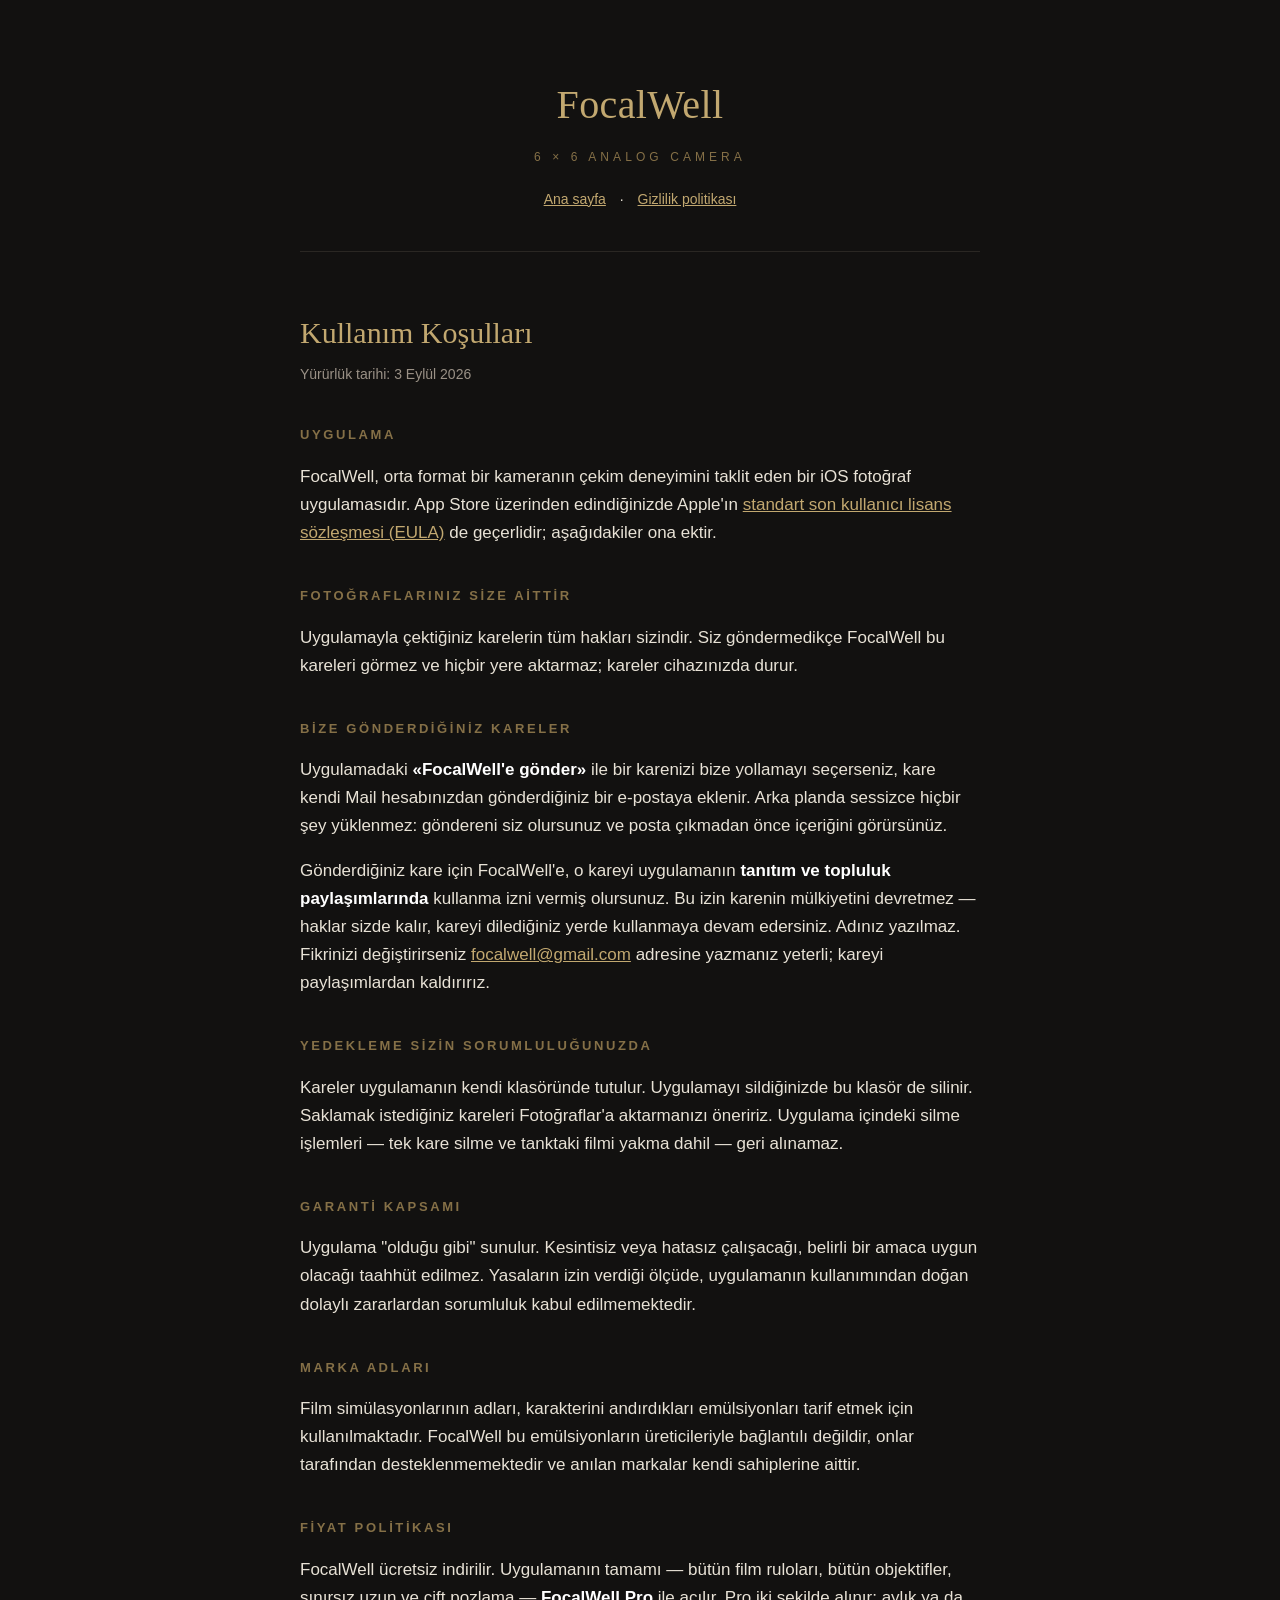
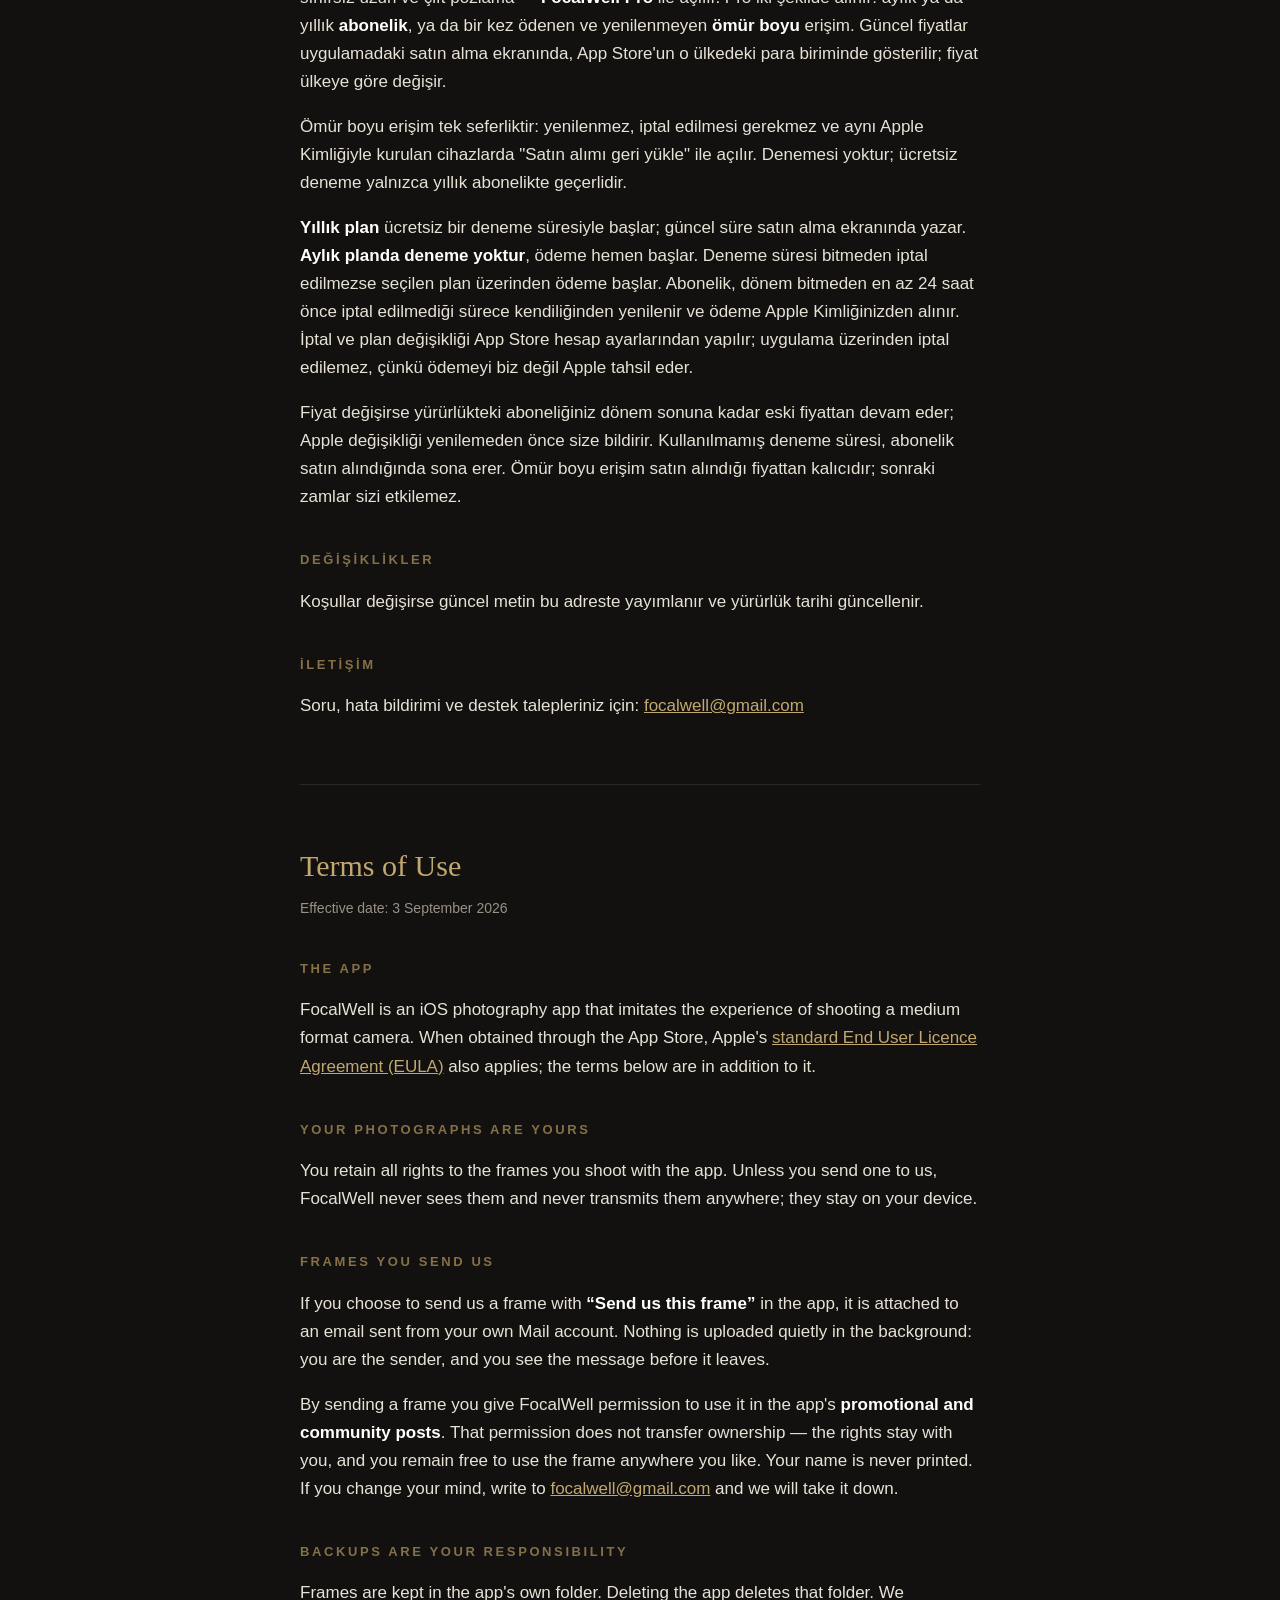
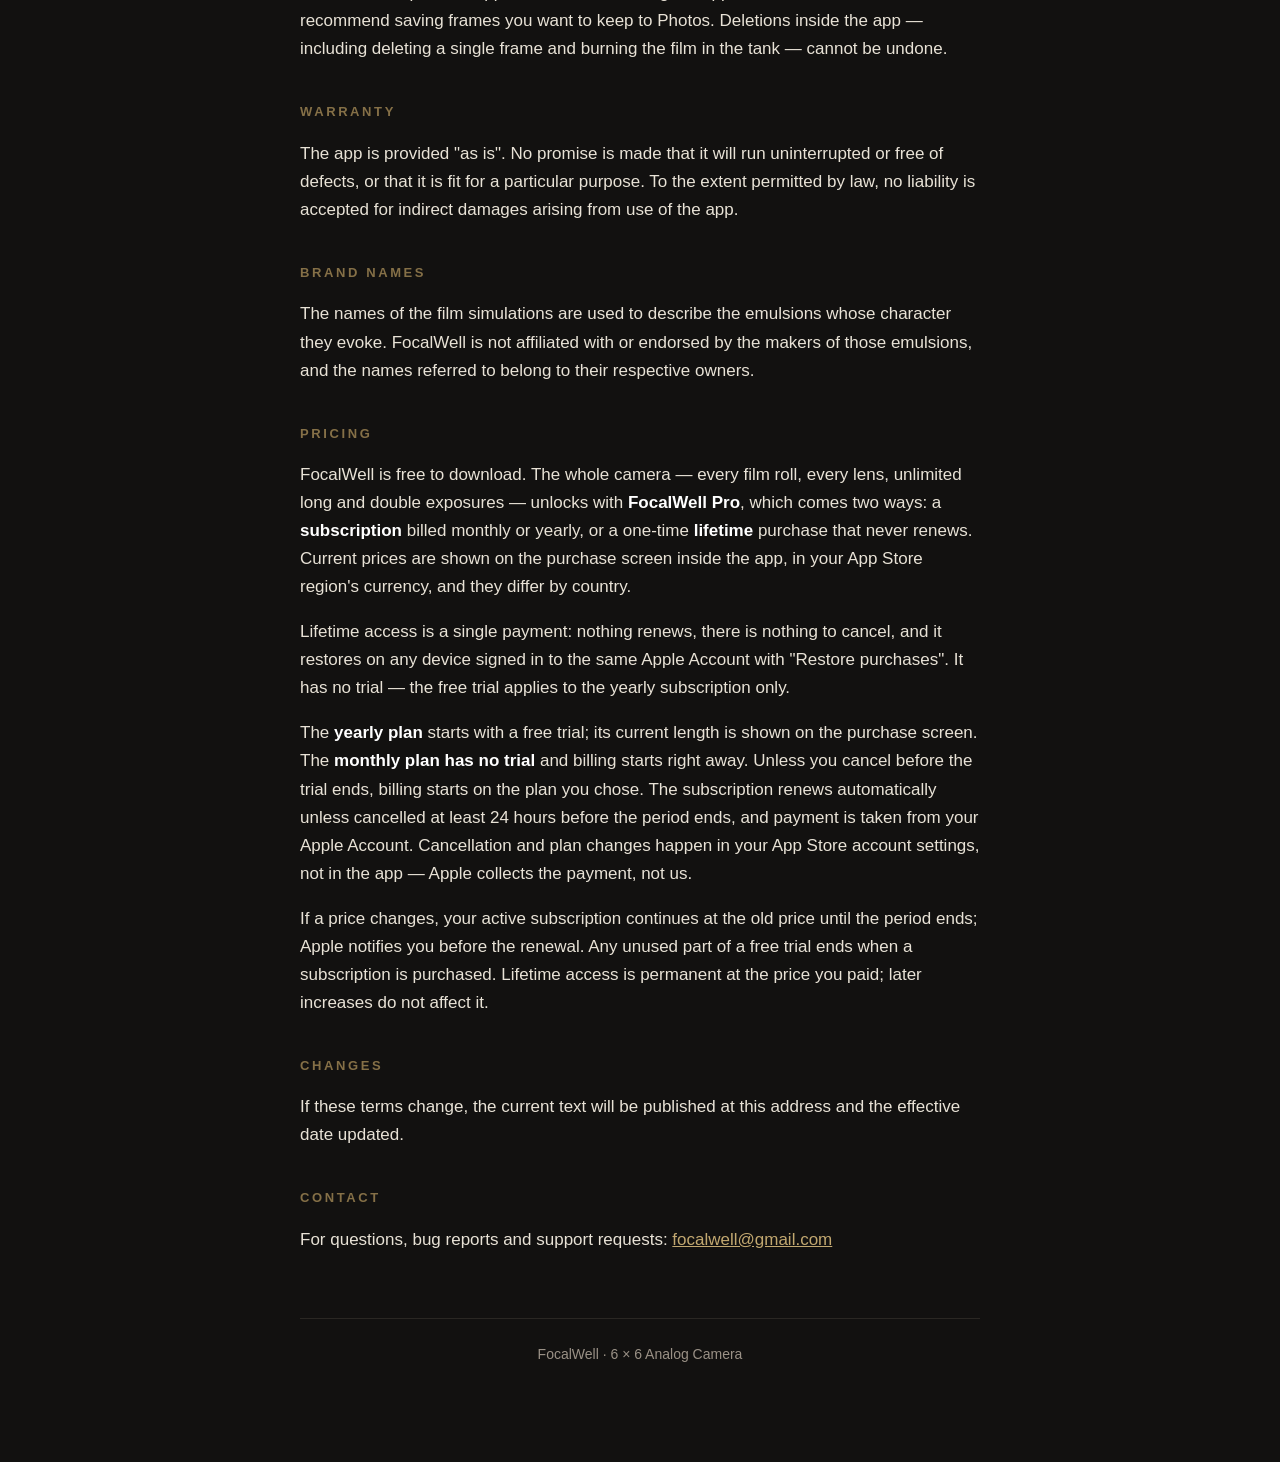
<file: kosullar.html>
<!doctype html>
<html lang="tr">
<head>
<meta charset="utf-8">
<meta name="viewport" content="width=device-width, initial-scale=1">
<title>FocalWell — Kullanım Koşulları</title>
<link rel="stylesheet" href="ortak.css?v=6">
</head>
<body>
<div class="wrap">

<header>
  <div class="mark">FocalWell</div>
  <div class="sub">6 × 6 Analog Camera</div>
  <nav><a href="index.html">Ana sayfa</a> · <a href="gizlilik.html">Gizlilik politikası</a></nav>
</header>

<h1>Kullanım Koşulları</h1>
<p class="date">Yürürlük tarihi: 3 Eylül 2026</p>

<h2>Uygulama</h2>
<p>FocalWell, orta format bir kameranın çekim deneyimini taklit eden bir iOS
fotoğraf uygulamasıdır. App Store üzerinden edindiğinizde Apple'ın
<a href="https://www.apple.com/legal/internet-services/itunes/dev/stdeula/">standart son kullanıcı lisans sözleşmesi (EULA)</a>
de geçerlidir; aşağıdakiler ona ektir.</p>

<h2>Fotoğraflarınız size aittir</h2>
<p>Uygulamayla çektiğiniz karelerin tüm hakları sizindir. Siz göndermedikçe
FocalWell bu kareleri görmez ve hiçbir yere aktarmaz; kareler cihazınızda
durur.</p>

<h2>Bize gönderdiğiniz kareler</h2>
<p>Uygulamadaki <strong>&laquo;FocalWell'e gönder&raquo;</strong> ile bir karenizi
bize yollamayı seçerseniz, kare kendi Mail hesabınızdan gönderdiğiniz bir
e-postaya eklenir. Arka planda sessizce hiçbir şey yüklenmez: göndereni siz
olursunuz ve posta çıkmadan önce içeriğini görürsünüz.</p>
<p>Gönderdiğiniz kare için FocalWell'e, o kareyi uygulamanın <strong>tanıtım ve
topluluk paylaşımlarında</strong> kullanma izni vermiş olursunuz. Bu izin
karenin mülkiyetini devretmez — haklar sizde kalır, kareyi dilediğiniz yerde
kullanmaya devam edersiniz. Adınız yazılmaz. Fikrinizi değiştirirseniz
<a href="mailto:focalwell@gmail.com">focalwell@gmail.com</a> adresine yazmanız
yeterli; kareyi paylaşımlardan kaldırırız.</p>

<h2>Yedekleme sizin sorumluluğunuzda</h2>
<p>Kareler uygulamanın kendi klasöründe tutulur. Uygulamayı sildiğinizde bu
klasör de silinir. Saklamak istediğiniz kareleri Fotoğraflar'a aktarmanızı
öneririz. Uygulama içindeki silme işlemleri — tek kare silme ve tanktaki filmi
yakma dahil — geri alınamaz.</p>

<h2>Garanti kapsamı</h2>
<p>Uygulama "olduğu gibi" sunulur. Kesintisiz veya hatasız çalışacağı, belirli
bir amaca uygun olacağı taahhüt edilmez. Yasaların izin verdiği ölçüde,
uygulamanın kullanımından doğan dolaylı zararlardan sorumluluk kabul
edilmemektedir.</p>

<h2>Marka adları</h2>
<p>Film simülasyonlarının adları, karakterini andırdıkları emülsiyonları tarif
etmek için kullanılmaktadır. FocalWell bu emülsiyonların üreticileriyle
bağlantılı değildir, onlar tarafından desteklenmemektedir ve anılan markalar
kendi sahiplerine aittir.</p>

<h2 id="fiyat">Fiyat politikası</h2>
<p>FocalWell ücretsiz indirilir. Uygulamanın tamamı — bütün film ruloları,
bütün objektifler, sınırsız uzun ve çift pozlama — <strong>FocalWell Pro</strong>
ile açılır. Pro iki şekilde alınır: aylık ya da yıllık <strong>abonelik</strong>,
ya da bir kez ödenen ve yenilenmeyen <strong>ömür boyu</strong> erişim. Güncel
fiyatlar uygulamadaki satın alma ekranında, App Store'un o ülkedeki para
biriminde gösterilir; fiyat ülkeye göre değişir.</p>
<p>Ömür boyu erişim tek seferliktir: yenilenmez, iptal edilmesi gerekmez ve
aynı Apple Kimliğiyle kurulan cihazlarda "Satın alımı geri yükle" ile açılır.
Denemesi yoktur; ücretsiz deneme yalnızca yıllık abonelikte geçerlidir.</p>
<p><strong>Yıllık plan</strong> ücretsiz bir deneme süresiyle başlar; güncel
süre satın alma ekranında yazar. <strong>Aylık planda deneme yoktur</strong>,
ödeme hemen başlar. Deneme süresi bitmeden iptal edilmezse seçilen plan
üzerinden ödeme başlar. Abonelik, dönem bitmeden en az 24 saat önce iptal
edilmediği sürece kendiliğinden yenilenir ve ödeme Apple Kimliğinizden alınır.
İptal ve plan değişikliği App Store hesap ayarlarından yapılır; uygulama
üzerinden iptal edilemez, çünkü ödemeyi biz değil Apple tahsil eder.</p>
<p>Fiyat değişirse yürürlükteki aboneliğiniz dönem sonuna kadar eski fiyattan
devam eder; Apple değişikliği yenilemeden önce size bildirir. Kullanılmamış
deneme süresi, abonelik satın alındığında sona erer. Ömür boyu erişim satın
alındığı fiyattan kalıcıdır; sonraki zamlar sizi etkilemez.</p>

<h2>Değişiklikler</h2>
<p>Koşullar değişirse güncel metin bu adreste yayımlanır ve yürürlük tarihi
güncellenir.</p>

<h2>İletişim</h2>
<p>Soru, hata bildirimi ve destek talepleriniz için:
<a href="mailto:focalwell@gmail.com">focalwell@gmail.com</a></p>

<hr>

<h1 lang="en">Terms of Use</h1>
<p class="date" lang="en">Effective date: 3 September 2026</p>

<div lang="en">
<h2>The app</h2>
<p>FocalWell is an iOS photography app that imitates the experience of shooting
a medium format camera. When obtained through the App Store, Apple's
<a href="https://www.apple.com/legal/internet-services/itunes/dev/stdeula/">standard End User Licence Agreement (EULA)</a>
also applies; the terms below are in addition to it.</p>

<h2>Your photographs are yours</h2>
<p>You retain all rights to the frames you shoot with the app. Unless you send
one to us, FocalWell never sees them and never transmits them anywhere; they
stay on your device.</p>

<h2>Frames you send us</h2>
<p>If you choose to send us a frame with <strong>&ldquo;Send us this
frame&rdquo;</strong> in the app, it is attached to an email sent from your own
Mail account. Nothing is uploaded quietly in the background: you are the sender,
and you see the message before it leaves.</p>
<p>By sending a frame you give FocalWell permission to use it in the app's
<strong>promotional and community posts</strong>. That permission does not
transfer ownership — the rights stay with you, and you remain free to use the
frame anywhere you like. Your name is never printed. If you change your mind,
write to <a href="mailto:focalwell@gmail.com">focalwell@gmail.com</a> and we
will take it down.</p>

<h2>Backups are your responsibility</h2>
<p>Frames are kept in the app's own folder. Deleting the app deletes that folder.
We recommend saving frames you want to keep to Photos. Deletions inside the app
— including deleting a single frame and burning the film in the tank — cannot be
undone.</p>

<h2>Warranty</h2>
<p>The app is provided "as is". No promise is made that it will run
uninterrupted or free of defects, or that it is fit for a particular purpose. To
the extent permitted by law, no liability is accepted for indirect damages
arising from use of the app.</p>

<h2>Brand names</h2>
<p>The names of the film simulations are used to describe the emulsions whose
character they evoke. FocalWell is not affiliated with or endorsed by the makers
of those emulsions, and the names referred to belong to their respective
owners.</p>

<h2 id="pricing">Pricing</h2>
<p>FocalWell is free to download. The whole camera — every film roll, every
lens, unlimited long and double exposures — unlocks with
<strong>FocalWell Pro</strong>, which comes two ways: a
<strong>subscription</strong> billed monthly or yearly, or a one-time
<strong>lifetime</strong> purchase that never renews. Current prices are shown
on the purchase screen inside the app, in your App Store region's currency, and
they differ by country.</p>
<p>Lifetime access is a single payment: nothing renews, there is nothing to
cancel, and it restores on any device signed in to the same Apple Account with
"Restore purchases". It has no trial — the free trial applies to the yearly
subscription only.</p>
<p>The <strong>yearly plan</strong> starts with a free trial; its current
length is shown on the purchase screen. The <strong>monthly plan has no
trial</strong> and billing starts right away. Unless you cancel before the
trial ends, billing starts on the plan you chose. The subscription renews automatically
unless cancelled at least 24 hours before the period ends, and payment is taken
from your Apple Account. Cancellation and plan changes happen in your App Store
account settings, not in the app — Apple collects the payment, not us.</p>
<p>If a price changes, your active subscription continues at the old price
until the period ends; Apple notifies you before the renewal. Any unused part
of a free trial ends when a subscription is purchased. Lifetime access is
permanent at the price you paid; later increases do not affect it.</p>

<h2>Changes</h2>
<p>If these terms change, the current text will be published at this address and
the effective date updated.</p>

<h2>Contact</h2>
<p>For questions, bug reports and support requests:
<a href="mailto:focalwell@gmail.com">focalwell@gmail.com</a></p>
</div>

<footer>FocalWell · 6 × 6 Analog Camera</footer>

</div>
</body>
</html>
</file>
<file: ortak.css>
/* FocalWell künye sayfaları — uygulamanın diliyle: deri zemin, pirinç, serif. */
:root {
  --leather: #121110;
  --panel: #191715;
  --brass: #c2a870;
  --brass-dim: #857047;
  --ink: #e8e2d6;
  --muted: #9a9186;
  --rule: #2a2723;
}
* { box-sizing: border-box; }
body {
  margin: 0;
  padding: 0 24px 96px;
  background: var(--leather);
  color: var(--ink);
  font: 17px/1.65 -apple-system, BlinkMacSystemFont, "Segoe UI", Roboto, sans-serif;
  -webkit-text-size-adjust: 100%;
}
.wrap { max-width: 680px; margin: 0 auto; }
header { padding: 72px 0 40px; text-align: center; border-bottom: 1px solid var(--rule); }
.mark {
  font-family: Didot, "Bodoni 72", "Playfair Display", Georgia, serif;
  font-size: 40px; color: var(--brass); letter-spacing: .01em;
}
.sub {
  margin-top: 10px; font-size: 12px; letter-spacing: .34em;
  text-transform: uppercase; color: var(--brass-dim);
}
h1 {
  font-family: Didot, "Bodoni 72", "Playfair Display", Georgia, serif;
  font-weight: 400; font-size: 30px; color: var(--brass);
  margin: 56px 0 6px;
}
h2 {
  font-size: 13px; letter-spacing: .2em; text-transform: uppercase;
  color: var(--brass-dim); margin: 38px 0 10px; font-weight: 600;
}
.date { color: var(--muted); font-size: 14px; margin: 0 0 8px; }
p, li { color: var(--ink); }
li { margin-bottom: 8px; }
strong { color: #fff; }
a { color: var(--brass); }
hr { border: 0; border-top: 1px solid var(--rule); margin: 64px 0 0; }
.lede {
  background: var(--panel); border: 1px solid var(--rule); border-radius: 10px;
  padding: 18px 20px; margin: 24px 0 0;
}
footer {
  margin-top: 64px; padding-top: 24px; border-top: 1px solid var(--rule);
  color: var(--muted); font-size: 14px; text-align: center;
}
nav { margin-top: 20px; font-size: 14px; }
nav a { margin: 0 10px; }

/* ——————————————————————————————————————————————————————————
   Landing sayfası (index.html). Künye sayfaları yalnızca yukarıdaki
   ortak kısmı kullanır; aşağısı onları etkilemez.
   —————————————————————————————————————————————————————————— */

/* Dil anahtarı. body[data-lang] yalnız index.html'de var; künye
   sayfalarında bu kurallar hiç eşleşmez, iki dil de görünmeye devam eder. */
body[data-lang="tr"] [lang="en"] { display: none; }
body[data-lang="en"] [lang="tr"] { display: none; }

.langbtn {
  font: inherit; color: var(--brass); background: none; border: 0;
  padding: 0; margin: 0 10px; cursor: pointer; text-decoration: underline;
}

/* — Kahraman — */
.hero { margin: 44px 0 0; }
.hero figure { margin: 34px 0 0; }
.hero img {
  display: block; margin: 0 auto;
  width: 100%; max-width: 320px; height: auto;
  border-radius: 10px;
  box-shadow: 0 18px 44px rgba(0,0,0,.55);
}
.hero h1 { margin: 0; font-size: 34px; line-height: 1.18; }
.hero-lede { color: var(--muted); margin: 18px 0 0; }
.caption {
  margin: 22px 0 0;
  font-size: 11px; letter-spacing: .22em; text-transform: uppercase;
  color: var(--brass-dim); line-height: 2;
}

.cta-row { margin: 28px 0 0; display: flex; flex-wrap: wrap; gap: 10px; }
.cta {
  display: inline-block; padding: 13px 20px; border-radius: 8px;
  background: var(--brass); color: #17140f; text-decoration: none;
  font-size: 15px; font-weight: 600;
}
.cta-soon { background: var(--brass); }
.cta-ghost {
  background: none; color: var(--brass);
  border: 1px solid var(--brass-dim); font-weight: 400;
}

/* — Sayılar — */
.facts {
  list-style: none; margin: 56px 0 0; padding: 22px 0;
  border-top: 1px solid var(--rule); border-bottom: 1px solid var(--rule);
  display: grid; grid-template-columns: repeat(4, 1fr); gap: 12px; text-align: center;
}
.facts li { margin: 0; }
.facts b {
  display: block; color: var(--brass); font-weight: 400;
  font-family: Didot, "Bodoni 72", "Playfair Display", Georgia, serif;
  font-size: 26px; line-height: 1.2;
}
.facts span {
  display: block; margin-top: 6px; font-size: 11px;
  letter-spacing: .14em; text-transform: uppercase; color: var(--muted);
}

/* — Fark merdiveni — */
.ladder { display: grid; gap: 30px; margin: 26px 0 0; }
.ladder h3 {
  font-family: Didot, "Bodoni 72", "Playfair Display", Georgia, serif;
  font-weight: 400; font-size: 21px; color: var(--brass); margin: 0 0 6px;
}
.ladder p { margin: 0; color: var(--muted); }

/* — Kartlar — */
.cards {
  display: flex; gap: 14px; margin: 46px 0 0;
  overflow-x: auto; padding-bottom: 10px;
  scroll-snap-type: x mandatory; -webkit-overflow-scrolling: touch;
}
.cards img {
  flex: 0 0 auto; width: 216px; height: auto;
  border-radius: 8px; scroll-snap-align: center;
  box-shadow: 0 12px 30px rgba(0,0,0,.5);
}

/* — Katmanlar — */
.tiers { display: grid; gap: 16px; margin: 26px 0 0; }
.tier {
  background: var(--panel); border: 1px solid var(--rule);
  border-radius: 10px; padding: 20px;
}
.tier-pro { border-color: var(--brass-dim); }
.tier-name {
  font-size: 12px; letter-spacing: .2em; text-transform: uppercase;
  color: var(--brass); margin-bottom: 10px; font-weight: 600;
}
.tier p { margin: 0; color: var(--muted); }
.tier b { color: var(--ink); }

/* — Künye — */
.colophon { display: grid; gap: 6px; margin-top: 8px; }
.colophon h2 { margin-top: 34px; }

@media (min-width: 700px) {
  .hero {
    display: grid; grid-template-columns: 300px 1fr;
    gap: 40px; align-items: center;
  }
  .hero figure { order: -1; margin: 0; }
  .hero img { max-width: 300px; }
  .ladder { grid-template-columns: 1fr 1fr; gap: 34px 40px; }
  .tiers { grid-template-columns: 1fr 1fr; }
  .colophon { grid-template-columns: repeat(3, 1fr); gap: 0 24px; }
}

@media (max-width: 460px) {
  .hero h1 { font-size: 28px; }
  .facts { grid-template-columns: repeat(2, 1fr); gap: 18px 12px; }
}

/* ——— Basın kiti (basin.html) ——— */
.kunye { width: 100%; border-collapse: collapse; margin: 18px 0 0; font-size: 15px; }
.kunye tr { border-bottom: 1px solid var(--rule); }
.kunye th {
  text-align: left; vertical-align: top; padding: 10px 14px 10px 0;
  font-size: 11px; letter-spacing: .16em; text-transform: uppercase;
  color: var(--brass-dim); font-weight: 600; white-space: nowrap; width: 36%;
}
.kunye td { padding: 10px 0; color: var(--ink); }

.kopya-not { color: var(--muted); font-size: 14px; margin: 14px 0 0; }
.kopya {
  background: var(--panel); border: 1px solid var(--rule); border-radius: 10px;
  padding: 16px 18px; margin: 14px 0 0;
}
.kopya-basi {
  font-size: 11px; letter-spacing: .18em; text-transform: uppercase;
  color: var(--brass-dim); font-weight: 600; margin-bottom: 10px;
}
.kopya p { margin: 0 0 10px; }
.kopya p:last-child { margin-bottom: 0; }

.galeri {
  display: grid; grid-template-columns: repeat(2, 1fr);
  gap: 12px; margin: 18px 0 0;
}
.galeri img {
  width: 100%; height: auto; display: block;
  border-radius: 8px; box-shadow: 0 10px 26px rgba(0,0,0,.45);
}

.ikon-satir { display: flex; align-items: center; gap: 16px; margin: 18px 0 0; }
.ikon-satir img { border-radius: 22px; box-shadow: 0 10px 26px rgba(0,0,0,.5); }
.ikon-satir span { color: var(--muted); font-size: 14px; }

@media (min-width: 700px) {
  .galeri { grid-template-columns: repeat(4, 1fr); gap: 14px; }
}
</file>
